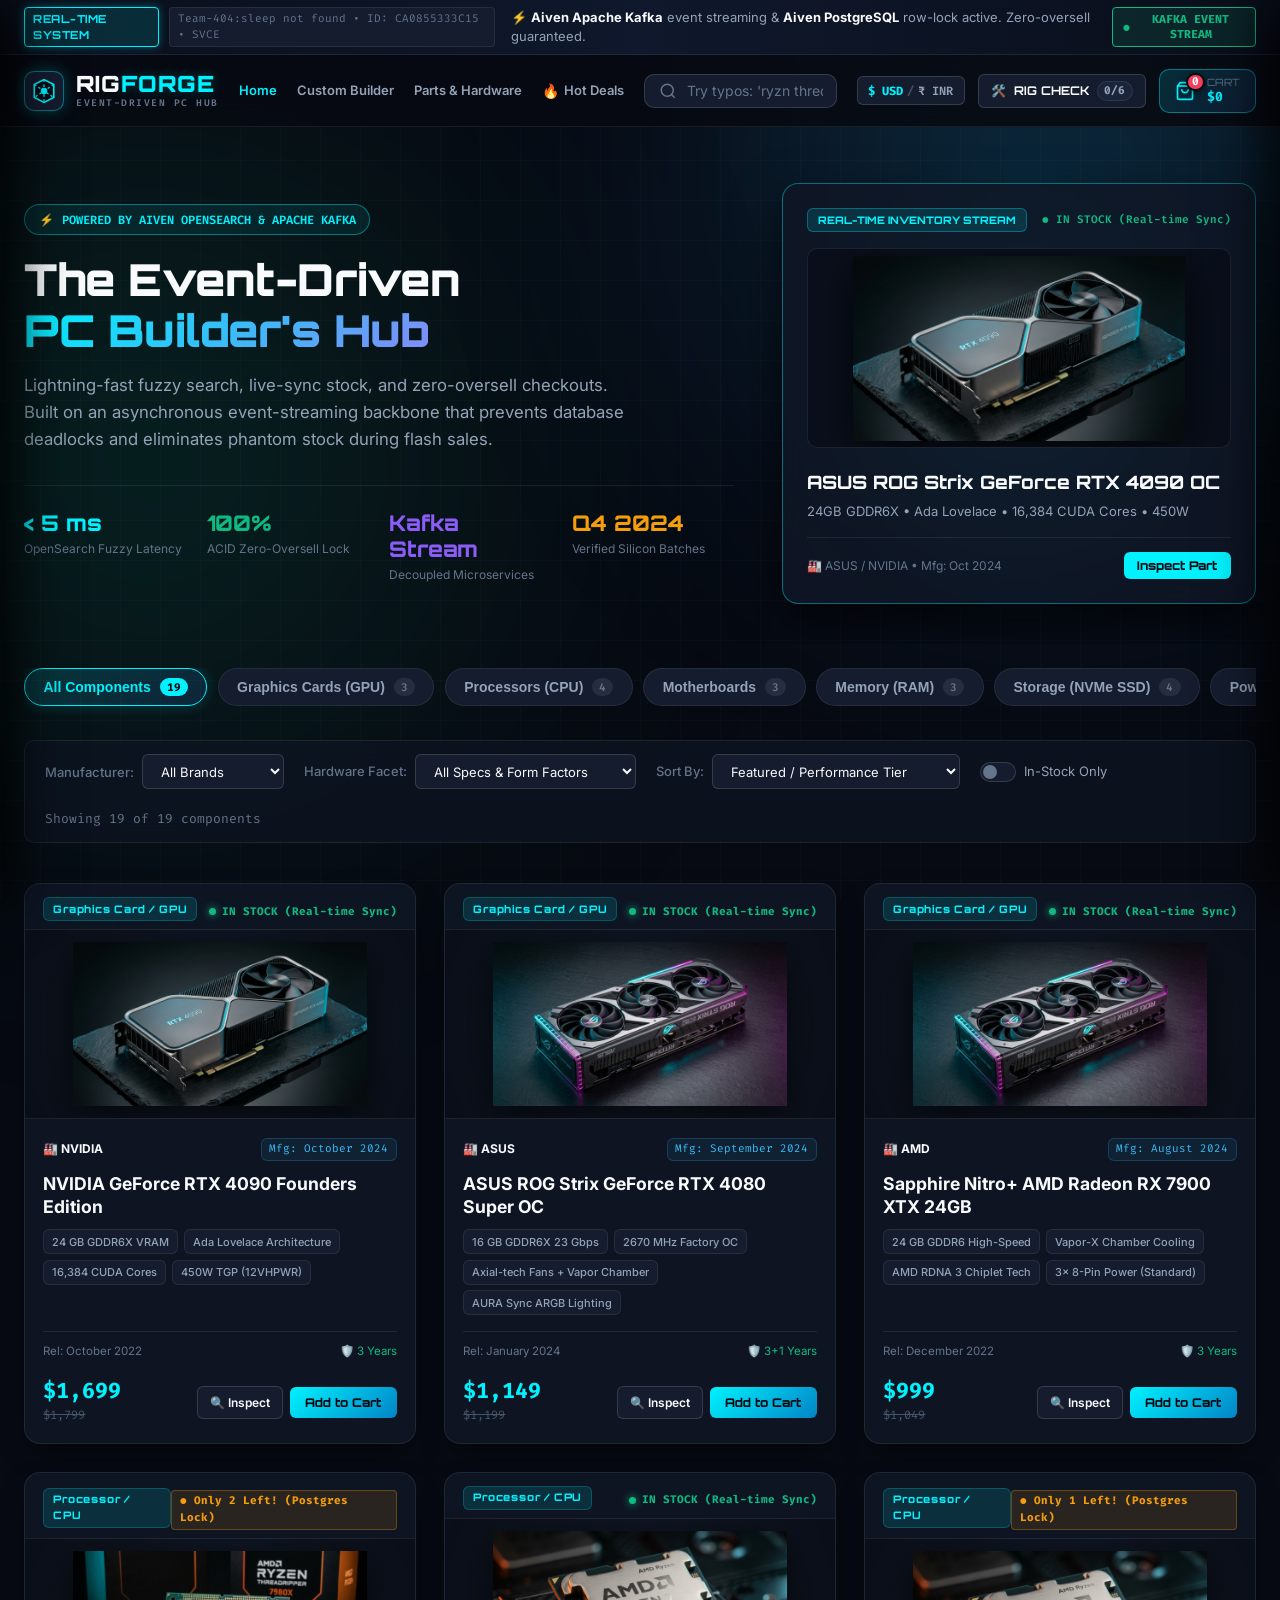
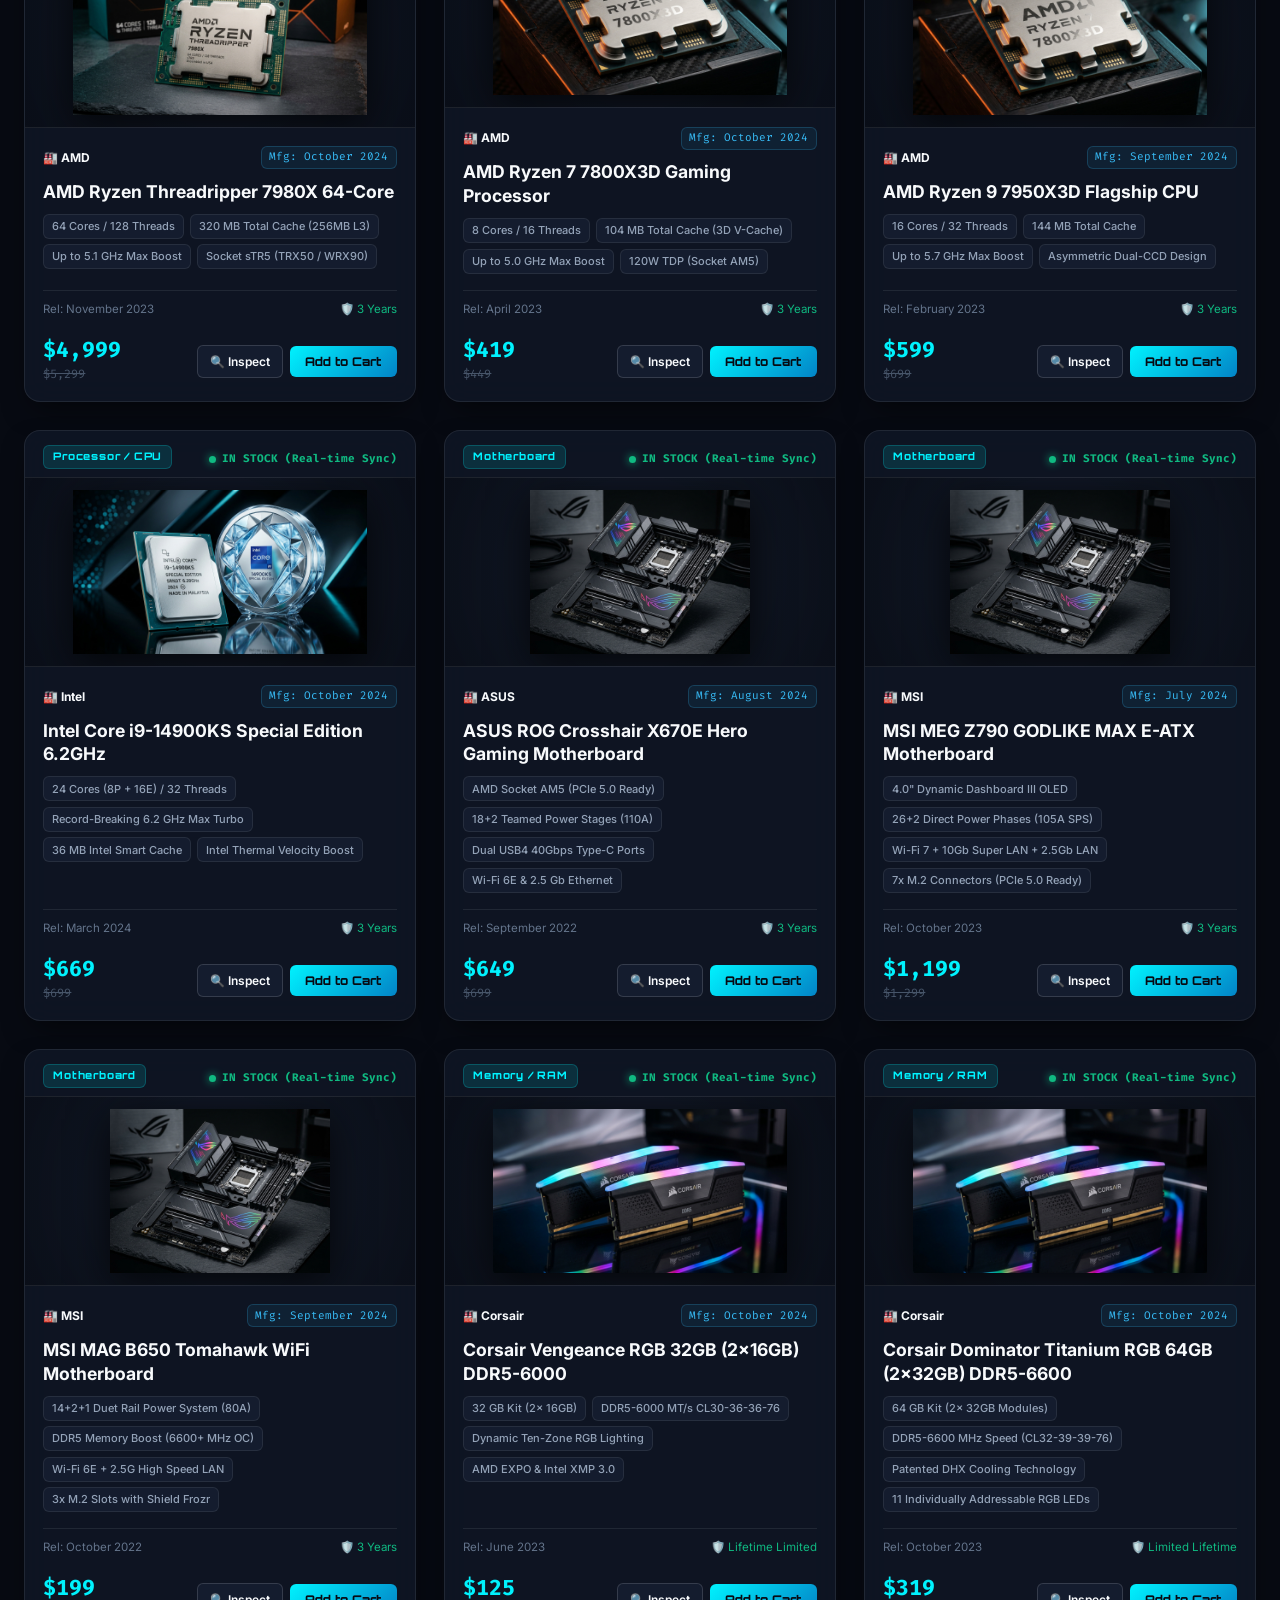
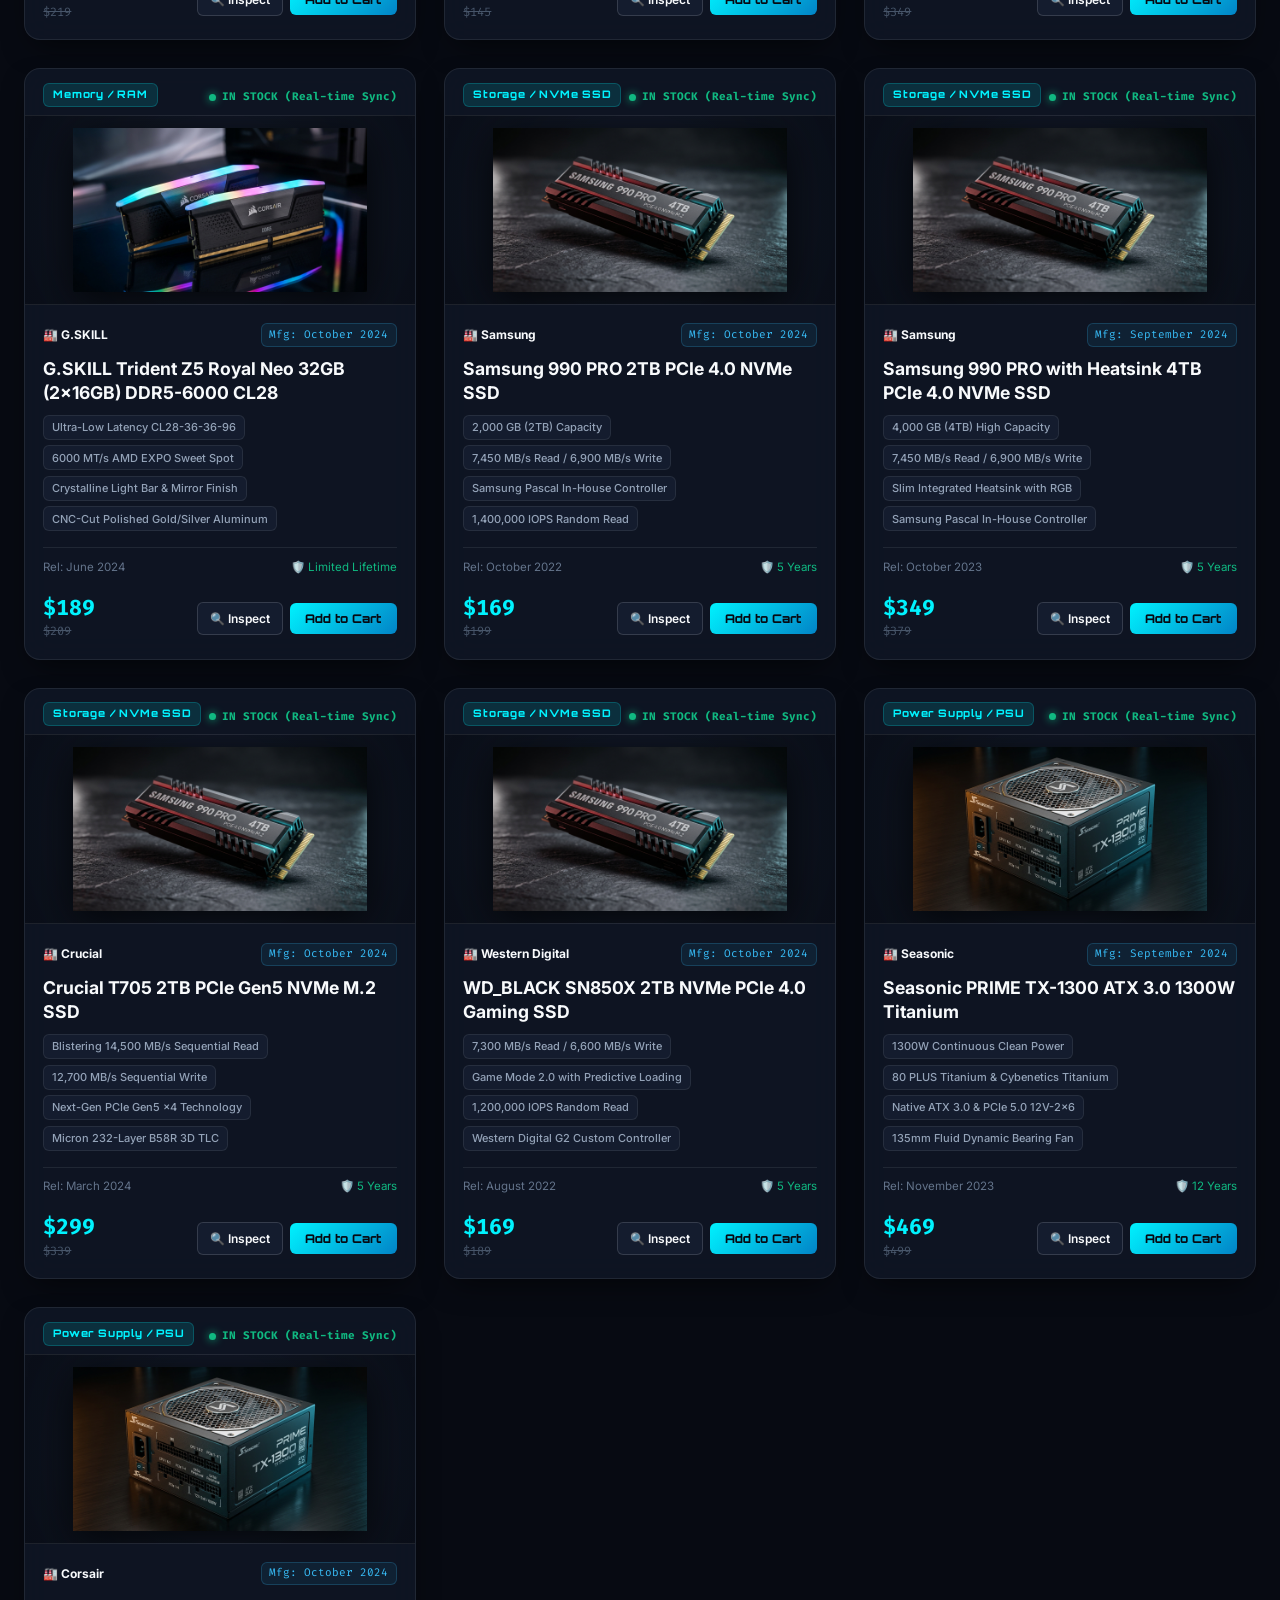
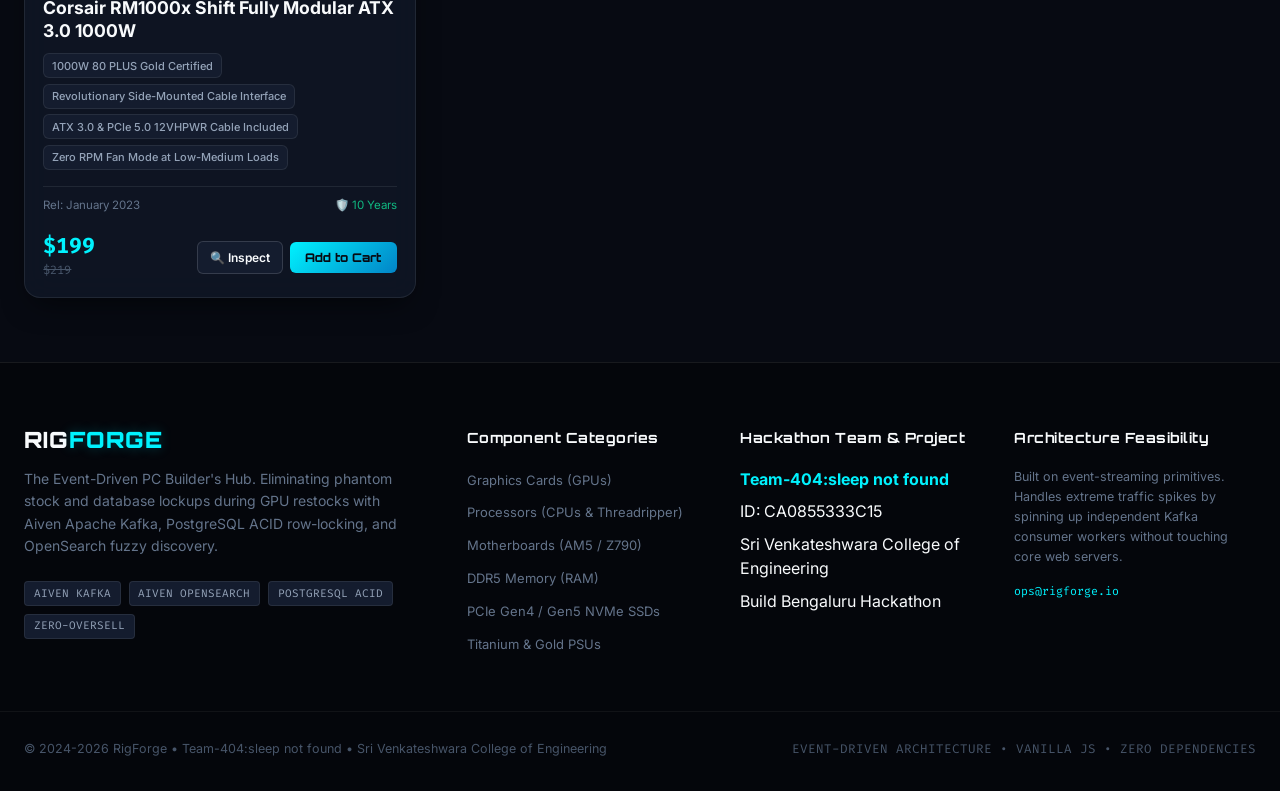
<file: index.html>
<!DOCTYPE html>
<html lang="en">
<head>
  <meta charset="UTF-8">
  <meta name="viewport" content="width=device-width, initial-scale=1.0">
  <title>RigForge – The Event-Driven PC Builder’s Hub</title>
  <!-- Google Fonts: Inter & Orbitron & Fira Code -->
  <link rel="preconnect" href="https://fonts.googleapis.com">
  <link rel="preconnect" href="https://fonts.gstatic.com" crossorigin>
  <link href="https://fonts.googleapis.com/css2?family=Fira+Code:wght@400;500;600;700&family=Inter:wght@300;400;500;600;700;800;900&family=Orbitron:wght@500;700;800;900&display=swap" rel="stylesheet">
  <link rel="stylesheet" href="style.css">
</head>
<body class="dark-theme">
  <!-- Ambient Background Gradients -->
  <div class="ambient-glow glow-1"></div>
  <div class="ambient-glow glow-2"></div>
  <div class="ambient-grid-overlay"></div>

  <!-- Announcement & Architecture Status Bar -->
  <div class="announcement-bar">
    <div class="container announcement-content">
      <div class="announcement-left">
        <span class="badge-pulse">REAL-TIME SYSTEM</span>
        <span class="team-credit-pill">Team-404:sleep not found • ID: CA0855333C15 • SVCE</span>
      </div>
      <p class="announcement-text">
        <span>⚡ <strong>Aiven Apache Kafka</strong> event streaming & <strong>Aiven PostgreSQL</strong> row-lock active. Zero-oversell guaranteed.</span>
      </p>
      <div class="announcement-actions">
        <button id="toggleKafkaTelemetryBtn" class="telemetry-toggle-btn" title="Open Aiven Kafka Event Bus Monitor">
          <span class="pulse-indicator">●</span> KAFKA EVENT STREAM
        </button>
      </div>
    </div>
  </div>

  <!-- Main Site Header -->
  <header class="site-header" id="siteHeader">
    <div class="container header-container">
      <!-- Logo Branding -->
      <a href="#" class="brand-logo" id="logoBtn">
        <div class="logo-chip-icon">
          <svg viewBox="0 0 32 32" fill="none" xmlns="http://www.w3.org/2000/svg">
            <path d="M4 8L16 2L28 8V24L16 30L4 24V8Z" stroke="#00f2fe" stroke-width="2" fill="#090d16"/>
            <path d="M16 2V30" stroke="#00f2fe" stroke-width="1.5" stroke-dasharray="3 3"/>
            <path d="M4 8L28 24" stroke="#00f2fe" stroke-width="1.5" stroke-dasharray="3 3"/>
            <path d="M28 8L4 24" stroke="#00f2fe" stroke-width="1.5" stroke-dasharray="3 3"/>
            <circle cx="16" cy="16" r="4" fill="#00f2fe"/>
          </svg>
        </div>
        <div class="brand-text">
          <span class="brand-title">RIG<span class="highlight">FORGE</span></span>
          <span class="brand-subtitle">EVENT-DRIVEN PC HUB</span>
        </div>
      </a>

      <!-- Quick Navigation Links (Matching PDF Slide 1 & 11) -->
      <nav class="header-nav">
        <a href="#" class="nav-link active" onclick="filterByCategory('all'); return false;">Home</a>
        <a href="#" class="nav-link" onclick="openRigModal(); return false;">Custom Builder</a>
        <a href="#" class="nav-link" onclick="scrollToCatalog(); return false;">Parts & Hardware</a>
        <a href="#" class="nav-link" onclick="triggerFlashSaleSim(); return false;">
          <span class="hot-deal-dot">🔥</span> Hot Deals
        </a>
      </nav>

      <!-- Live Search Bar with OpenSearch Fuzzy Matching (Matching Slide 1 & Slide 11) -->
      <div class="search-wrapper">
        <div class="search-input-box">
          <svg class="search-icon" viewBox="0 0 24 24" fill="none" stroke="currentColor" stroke-width="2">
            <circle cx="11" cy="11" r="8"></circle>
            <line x1="21" y1="21" x2="16.65" y2="16.65"></line>
          </svg>
          <input 
            type="text" 
            id="searchInput" 
            placeholder="Try typos: 'ryzn thredriper', 'rtx 40900 super'..." 
            autocomplete="off"
            aria-label="Search PC Components with Typo Tolerance"
          >
          <button id="clearSearchBtn" class="clear-search-btn" title="Clear search" aria-label="Clear Search">✕</button>
        </div>
        
        <!-- OpenSearch Typo-Tolerant "Did you mean:" Suggestion Box -->
        <div id="searchSuggestions" class="search-suggestions hidden"></div>
      </div>

      <!-- Header Controls: Currency Switcher & Cart Trigger -->
      <div class="header-controls">
        <!-- Currency Toggle -->
        <div class="currency-toggle-wrapper">
          <button id="currencyBtn" class="currency-toggle-btn" title="Toggle Currency (USD / INR)">
            <span class="curr-usd active" data-curr="USD">$ USD</span>
            <span class="curr-divider">/</span>
            <span class="curr-inr" data-curr="INR">₹ INR</span>
          </button>
        </div>

        <!-- PC Rig Compatibility Pill Button -->
        <button id="rigAssistantBtn" class="rig-pill-btn" title="View Rig Builder Status">
          <span class="rig-icon">🛠️</span>
          <span class="rig-text">RIG CHECK</span>
          <span class="rig-status-dot empty" id="rigStatusDot">0/6</span>
        </button>

        <!-- Shopping Cart Trigger (Build Summary & Cart) -->
        <button id="cartToggleBtn" class="cart-trigger-btn" aria-label="View Build Summary and Cart">
          <div class="cart-icon-wrap">
            <svg viewBox="0 0 24 24" fill="none" stroke="currentColor" stroke-width="2">
              <path d="M6 2L3 6v14a2 2 0 0 0 2 2h14a2 2 0 0 0 2-2V6l-3-4z"></path>
              <line x1="3" y1="6" x2="21" y2="6"></line>
              <path d="M16 10a4 4 0 0 1-8 0"></path>
            </svg>
            <span id="cartCountBadge" class="cart-count-badge">0</span>
          </div>
          <div class="cart-trigger-info">
            <span class="cart-label">CART</span>
            <span id="cartHeaderTotal" class="cart-subtotal-text">$0.00</span>
          </div>
        </button>
      </div>
    </div>
  </header>

  <!-- Hero Banner (Matching Slide 1 & Slide 11) -->
  <section class="hero-section">
    <div class="container hero-container">
      <div class="hero-content">
        <div class="hero-badge">
          <span class="sparkle">⚡</span> POWERED BY AIVEN OPENSEARCH & APACHE KAFKA
        </div>
        <h1 class="hero-title">
          The Event-Driven <span class="text-gradient">PC Builder's Hub</span>
        </h1>
        <p class="hero-description">
          Lightning-fast fuzzy search, live-sync stock, and zero-oversell checkouts. 
          Built on an asynchronous event-streaming backbone that prevents database deadlocks and eliminates phantom stock during flash sales.
        </p>

        <!-- Quick Spec Stats -->
        <div class="hero-metrics">
          <div class="metric-item">
            <span class="metric-val text-cyan">&lt; 5 ms</span>
            <span class="metric-lbl">OpenSearch Fuzzy Latency</span>
          </div>
          <div class="metric-item">
            <span class="metric-val text-emerald">100%</span>
            <span class="metric-lbl">ACID Zero-Oversell Lock</span>
          </div>
          <div class="metric-item">
            <span class="metric-val text-violet">Kafka Stream</span>
            <span class="metric-lbl">Decoupled Microservices</span>
          </div>
          <div class="metric-item">
            <span class="metric-val text-amber">Q4 2024</span>
            <span class="metric-lbl">Verified Silicon Batches</span>
          </div>
        </div>
      </div>

      <!-- Hero Visual Hardware Preview Card -->
      <div class="hero-feature-card">
        <div class="feature-card-glow"></div>
        <div class="feature-card-inner">
          <div class="feature-header">
            <span class="feature-tag">REAL-TIME INVENTORY STREAM</span>
            <span class="badge-instock" id="heroLiveSyncBadge">● IN STOCK (Real-time Sync)</span>
          </div>
          <div class="feature-svg-wrap" id="heroFeaturedGraphic">
            <!-- Populated via JS with flagship GPU -->
          </div>
          <div class="feature-info">
            <h3 class="feature-title">ASUS ROG Strix GeForce RTX 4090 OC</h3>
            <p class="feature-specs">24GB GDDR6X • Ada Lovelace • 16,384 CUDA Cores • 450W</p>
            <div class="feature-meta">
              <span class="meta-mfg">🏭 ASUS / NVIDIA • Mfg: Oct 2024</span>
              <button class="feature-inspect-btn" onclick="openPartInspector('gpu-rtx4090-fe')">Inspect Part</button>
            </div>
          </div>
        </div>
      </div>
    </div>
  </section>

  <!-- Filter & Catalog Controls Section -->
  <section class="controls-section" id="catalogSection">
    <div class="container">
      <!-- Category Pills Scrollable -->
      <div class="categories-nav" id="categoriesNav" role="tablist">
        <!-- Rendered by JS -->
      </div>

      <!-- Secondary Filter Toolbar with OpenSearch Facets -->
      <div class="filter-toolbar">
        <div class="toolbar-left">
          <!-- Brand / Manufacturer Selector -->
          <div class="select-wrapper">
            <label for="brandSelect">Manufacturer:</label>
            <select id="brandSelect" class="custom-select" aria-label="Filter by Manufacturer">
              <!-- Rendered by JS -->
            </select>
          </div>

          <!-- Faceted Spec Filter (OpenSearch Faceting from PDF Slide 9) -->
          <div class="select-wrapper">
            <label for="facetSelect">Hardware Facet:</label>
            <select id="facetSelect" class="custom-select" aria-label="Filter by Spec Facets">
              <option value="all">All Specs & Form Factors</option>
              <option value="socket-am5">Socket: AMD AM5</option>
              <option value="socket-lga1700">Socket: Intel LGA1700</option>
              <option value="socket-str5">Socket: Workstation sTR5</option>
              <option value="vram-24gb">VRAM: 24GB Extreme</option>
              <option value="vram-16gb">VRAM: 16GB High</option>
              <option value="speed-gen5">Interface: PCIe Gen5 Ready</option>
              <option value="form-atx">Form Factor: ATX</option>
            </select>
          </div>

          <!-- Sort Selector -->
          <div class="select-wrapper">
            <label for="sortSelect">Sort By:</label>
            <select id="sortSelect" class="custom-select" aria-label="Sort Components">
              <option value="featured">Featured / Performance Tier</option>
              <option value="price-asc">Price: Low to High</option>
              <option value="price-desc">Price: High to Low</option>
              <option value="mfg-date">Manufacture Date: Newest First</option>
              <option value="rating">Customer Rating (Highest)</option>
              <option value="name">Alphabetical (A - Z)</option>
            </select>
          </div>

          <!-- In-Stock Toggle -->
          <label class="toggle-checkbox" for="inStockOnly">
            <input type="checkbox" id="inStockOnly">
            <span class="toggle-switch"></span>
            <span class="toggle-text">In-Stock Only</span>
          </label>
        </div>

        <div class="toolbar-right">
          <!-- Active Items Count & Reset -->
          <span id="resultsCount" class="results-count">Showing 16 components</span>
          <button id="resetFiltersBtn" class="reset-filters-btn hidden">
            <span>✕ Reset Filters</span>
          </button>
        </div>
      </div>

      <!-- Active Filters Tag Strip -->
      <div id="activeFiltersStrip" class="active-filters-strip hidden"></div>
    </div>
  </section>

  <!-- Product Catalog Grid -->
  <main class="catalog-section">
    <div class="container">
      <!-- Grid Container -->
      <div id="productsGrid" class="products-grid">
        <!-- Dynamic Product Cards injected by JS -->
      </div>

      <!-- Empty State View with OpenSearch Suggestion -->
      <div id="emptyCatalogView" class="empty-state-card hidden">
        <div class="empty-icon">🔍</div>
        <h3>No Exact Component Matches</h3>
        <p id="emptySearchTip">OpenSearch fuzzy engine did not find matches for your exact query.</p>
        <button id="emptyResetBtn" class="btn btn-primary">Reset All Filters</button>
      </div>
    </div>
  </main>

  <!-- Aiven Kafka Event Bus & Architecture Monitor (Dockable Side Panel) -->
  <aside id="kafkaTelemetryDrawer" class="telemetry-drawer" aria-hidden="true">
    <div class="telemetry-header">
      <div class="telemetry-title">
        <span class="telemetry-icon">📡</span>
        <div>
          <h4>Aiven Apache Kafka Event Stream</h4>
          <span class="telemetry-sub">Topic: <code>orders.checkout.v1</code> • Consumer Group: <code>rigforge-workers</code></span>
        </div>
      </div>
      <button id="closeTelemetryBtn" class="close-telemetry-btn" aria-label="Close Monitor">✕</button>
    </div>

    <!-- Live Event Stream Feed -->
    <div class="telemetry-body">
      <div class="telemetry-stats-bar">
        <div class="t-stat">
          <span class="t-val text-cyan" id="statKafkaEvents">1,492</span>
          <span class="t-lbl">Events Streamed</span>
        </div>
        <div class="t-stat">
          <span class="t-val text-emerald" id="statLagMs">2.4 ms</span>
          <span class="t-lbl">Consumer Lag</span>
        </div>
        <div class="t-stat">
          <span class="t-val text-violet" id="statOversellCount">0</span>
          <span class="t-lbl">Oversell Collisions</span>
        </div>
      </div>

      <div class="telemetry-actions">
        <button class="btn-flash-sim" onclick="triggerFlashSaleSim()">
          ⚡ Simulate Flash Sale Traffic Spike (500 Concurrent Orders)
        </button>
      </div>

      <div class="telemetry-log-wrapper">
        <div class="log-terminal-header">
          <span>● KAFKA BROKER LOGS [LIVE]</span>
          <button class="clear-logs-btn" onclick="clearKafkaLogs()">Clear</button>
        </div>
        <div id="kafkaEventLogs" class="kafka-event-logs">
          <!-- Injected dynamically by script.js -->
        </div>
      </div>
    </div>
  </aside>

  <!-- Rig Builder Compatibility Assistant Modal -->
  <div id="rigModal" class="rig-modal-overlay hidden" aria-hidden="true">
    <div class="rig-modal-dialog">
      <div class="rig-modal-header">
        <div class="rig-header-title">
          <span class="rig-header-icon">🛠️</span>
          <div>
            <h3>RigForge Rig Builder Compatibility Assistant</h3>
            <p>Track your target system's core component coverage & socket clearance</p>
          </div>
        </div>
        <button id="closeRigModalBtn" class="close-modal-btn" aria-label="Close Assistant">✕</button>
      </div>

      <div class="rig-modal-body">
        <div class="rig-progress-bar-wrap">
          <div class="rig-progress-text">
            <span>Rig Completion:</span>
            <strong id="rigCompletionPercent">0%</strong>
          </div>
          <div class="rig-progress-track">
            <div id="rigProgressBar" class="rig-progress-fill" style="width: 0%"></div>
          </div>
        </div>

        <!-- 6 Core Categories Checklist -->
        <div class="rig-checklist" id="rigChecklist">
          <!-- Rendered dynamically -->
        </div>

        <div class="rig-compatibility-notes" id="rigNotesBox">
          <div class="notes-header">
            <span>⚡ Automated Hardware Diagnostics:</span>
          </div>
          <ul id="rigDiagnosticList" class="diagnostic-list">
            <li>Add components to your cart to trigger automated thermal, socket, and wattage compatibility diagnostics.</li>
          </ul>
        </div>
      </div>

      <div class="rig-modal-footer">
        <button class="btn btn-secondary" onclick="closeRigModal()">Close</button>
        <button class="btn btn-primary" onclick="closeRigModal(); openCartDrawer();">View Loaded Cart</button>
      </div>
    </div>
  </div>

  <!-- Part Inspector Modal -->
  <div id="inspectorModal" class="inspector-modal-overlay hidden" aria-hidden="true" role="dialog" aria-labelledby="modalPartName">
    <div class="inspector-modal-dialog">
      <!-- Close button -->
      <button id="closeInspectorBtn" class="inspector-close-btn" aria-label="Close Inspector">✕</button>

      <div class="inspector-grid" id="inspectorContent">
        <!-- Rendered dynamically by script.js -->
      </div>
    </div>
  </div>

  <!-- Shopping Cart Slide-Over Drawer (Build Summary & Cart from Slide 1 & Slide 11) -->
  <div id="cartDrawerBackdrop" class="cart-backdrop hidden" aria-hidden="true"></div>
  <aside id="cartDrawer" class="cart-drawer" aria-hidden="true" aria-label="Build Summary and Cart">
    <!-- Cart Header -->
    <div class="cart-drawer-header">
      <div class="cart-header-title">
        <svg viewBox="0 0 24 24" fill="none" stroke="currentColor" stroke-width="2" class="cart-title-icon">
          <path d="M6 2L3 6v14a2 2 0 0 0 2 2h14a2 2 0 0 0 2-2V6l-3-4z"></path>
          <line x1="3" y1="6" x2="21" y2="6"></line>
          <path d="M16 10a4 4 0 0 1-8 0"></path>
        </svg>
        <div>
          <h3>Build Summary & Cart</h3>
          <span id="cartItemsCountText" class="cart-subtitle">0 components selected</span>
        </div>
      </div>
      <div class="cart-header-actions">
        <button id="emptyCartBtn" class="clear-cart-link" title="Clear all items from cart">Clear</button>
        <button id="closeCartBtn" class="close-cart-btn" aria-label="Close Cart">✕</button>
      </div>
    </div>

    <!-- Rig Builder Quick Indicator Strip inside Cart -->
    <div class="cart-rig-strip" id="cartRigStrip">
      <span class="strip-label">RIG BUILD:</span>
      <div class="strip-chips" id="cartRigChips">
        <span class="chip-badge chip-cpu">CPU</span>
        <span class="chip-badge chip-gpu">GPU</span>
        <span class="chip-badge chip-mobo">MOBO</span>
        <span class="chip-badge chip-ram">RAM</span>
        <span class="chip-badge chip-storage">SSD</span>
        <span class="chip-badge chip-psu">PSU</span>
      </div>
    </div>

    <!-- Cart Items Scroll List -->
    <div id="cartItemsList" class="cart-items-list">
      <!-- Injected by script.js with Real-time Sync tags -->
    </div>

    <!-- Cart Footer & Checkout Summary (Matching Slide 1 & 11) -->
    <div class="cart-drawer-footer" id="cartFooter">
      <div class="cart-summary-breakdown">
        <div class="summary-line">
          <span>Subtotal</span>
          <span id="summarySubtotal" class="font-mono">$0.00</span>
        </div>
        <div class="summary-line">
          <span>Insured Express Courier</span>
          <span id="summaryShipping" class="font-mono text-emerald">FREE</span>
        </div>
        <div class="summary-line">
          <span id="summaryTaxLabel">Estimated Tax (8%)</span>
          <span id="summaryTax" class="font-mono">$0.00</span>
        </div>
        <div class="summary-line total-line">
          <span>Real-time Total</span>
          <span id="summaryTotal" class="summary-total-price font-mono">$0.00</span>
        </div>
      </div>

      <!-- Button Matching Slide 1: CONFIRM & PLACE ORDER (Powered by Apache Kafka) -->
      <button id="checkoutBtn" class="btn btn-checkout">
        <span>CONFIRM & PLACE ORDER</span>
        <span class="checkout-sub-pill">(Powered by Apache Kafka)</span>
      </button>

      <div class="cart-guarantee">
        <span>🔒 Secure checkout backed by Aiven Apache Kafka & PostgreSQL • 100% oversell protection guaranteed</span>
      </div>
    </div>
  </aside>

  <!-- Simulated Decoupled Checkout Modal (Matching Slide 4, 5, 7) -->
  <div id="checkoutModal" class="checkout-modal-overlay hidden" aria-hidden="true" role="dialog">
    <div class="checkout-modal-dialog">
      <button id="closeCheckoutBtn" class="inspector-close-btn" aria-label="Close Checkout">✕</button>
      
      <!-- Checkout Wizard Header -->
      <div class="checkout-header">
        <div class="checkout-logo">
          <span class="text-cyan font-orbitron">RIG</span><span class="font-orbitron">FORGE // EVENT CHECKOUT</span>
        </div>
        <div class="checkout-steps">
          <div class="step-badge active" id="stepBadge1">1. Delivery</div>
          <div class="step-divider"></div>
          <div class="step-badge" id="stepBadge2">2. Payment & Event Stream</div>
          <div class="step-divider"></div>
          <div class="step-badge" id="stepBadge3">3. Decoupled Confirmation</div>
        </div>
      </div>

      <!-- Step 1: Shipping Info Form -->
      <div id="checkoutStep1" class="checkout-step-body">
        <h4 class="step-title">Insured Express Courier Delivery Address</h4>
        <form id="shippingForm" onsubmit="event.preventDefault(); goToCheckoutStep(2);">
          <div class="form-row">
            <div class="form-group flex-1">
              <label for="shipName">Full Name / Rig Builder</label>
              <input type="text" id="shipName" required placeholder="Alex Mercer" value="Advait Sharma">
            </div>
            <div class="form-group flex-1">
              <label for="shipEmail">Order Updates Email</label>
              <input type="email" id="shipEmail" required placeholder="builder@domain.com" value="builder@rigforge.io">
            </div>
          </div>

          <div class="form-group">
            <label for="shipAddress">Shipping Address</label>
            <input type="text" id="shipAddress" required placeholder="124 Cyber Boulevard, Suite 500" value="7th Cross, Indiranagar Tech Corridor">
          </div>

          <div class="form-row">
            <div class="form-group flex-2">
              <label for="shipCity">City / Hub</label>
              <input type="text" id="shipCity" required placeholder="Bengaluru" value="Bengaluru">
            </div>
            <div class="form-group flex-1">
              <label for="shipPostal">Postal / ZIP Code</label>
              <input type="text" id="shipPostal" required placeholder="560038" value="560038">
            </div>
          </div>

          <div class="checkout-action-row">
            <button type="button" class="btn btn-secondary" onclick="closeCheckoutModal()">Cancel</button>
            <button type="submit" class="btn btn-primary">Proceed to Payment & Event Stream ➔</button>
          </div>
        </form>
      </div>

      <!-- Step 2: Payment Simulator -->
      <div id="checkoutStep2" class="checkout-step-body hidden">
        <h4 class="step-title">Select Payment Method (Decoupled Stream)</h4>
        
        <div class="payment-methods-grid">
          <label class="payment-method-card active">
            <input type="radio" name="paymentMethod" value="card" checked>
            <div class="method-details">
              <span class="method-title">💳 Credit / Debit Card (Instant Authorization)</span>
              <span class="method-desc">0% APR Financing backed by instant Kafka event queue</span>
            </div>
          </label>

          <label class="payment-method-card">
            <input type="radio" name="paymentMethod" value="upi">
            <div class="method-details">
              <span class="method-title">⚡ Instant UPI / NetBanking / IMPS</span>
              <span class="method-desc">Google Pay, PhonePe, Paytm, or NetBanking direct</span>
            </div>
          </label>

          <label class="payment-method-card">
            <input type="radio" name="paymentMethod" value="crypto">
            <div class="method-details">
              <span class="method-title">🪙 Web3 / Hardware Escrow</span>
              <span class="method-desc">USDC, USDT, or Bitcoin with instant confirmation</span>
            </div>
          </label>
        </div>

        <div class="order-quick-summary-box">
          <div class="quick-summary-line">
            <span>Items Subtotal:</span>
            <span id="checkoutModalSubtotal" class="font-mono">$0.00</span>
          </div>
          <div class="quick-summary-line">
            <span>Insured Delivery:</span>
            <span class="font-mono text-emerald">FREE</span>
          </div>
          <div class="quick-summary-line total">
            <span>Authorized Amount:</span>
            <strong id="checkoutModalTotal" class="font-mono text-cyan">$0.00</strong>
          </div>
        </div>

        <div class="checkout-action-row">
          <button type="button" class="btn btn-secondary" onclick="goToCheckoutStep(1)">⬅ Back to Delivery</button>
          <button type="button" class="btn btn-checkout" id="submitPaymentBtn" onclick="processSimulatedPayment()">
            <span id="payBtnText">Publish 'OrderCreated' Event to Kafka</span>
          </button>
        </div>
      </div>

      <!-- Step 3: Decoupled Confirmation (Matching Slide 5 & 7) -->
      <div id="checkoutStep3" class="checkout-step-body hidden">
        <div class="confirmation-box">
          <div class="success-ring-animation">
            <div class="success-icon">✓</div>
          </div>
          <h3 class="success-title">Order Accepted & Streamed to Apache Kafka!</h3>
          <p class="success-subtitle">
            Kafka Event ID: <strong id="confirmedOrderId" class="text-cyan font-mono">#EVT-892410-PARTITION-0</strong>
          </p>

          <!-- Microservice Pipeline Visual (Slide 7) -->
          <div class="decoupled-pipeline-card">
            <div class="pipeline-header">⚡ DECOUPLED EVENT STREAM PIPELINE:</div>
            <div class="pipeline-step done">
              <span class="p-icon">✓</span>
              <span><strong>Kafka Topic:</strong> 'orders.created' partition committed at offset #1493</span>
            </div>
            <div class="pipeline-step done">
              <span class="p-icon">✓</span>
              <span><strong>Consumer A (PostgreSQL):</strong> Row-level lock decremented inventory without UI blocking</span>
            </div>
            <div class="pipeline-step done">
              <span class="p-icon">✓</span>
              <span><strong>Consumer B (OpenSearch):</strong> Catalog index updated in 3.1ms</span>
            </div>
            <div class="pipeline-step done">
              <span class="p-icon">✓</span>
              <span><strong>Consumer C (Notification):</strong> Dispatch confirmation sent to builder email</span>
            </div>
          </div>

          <div class="confirmation-summary-card" id="confirmedOrderItems">
            <!-- Injected by JS -->
          </div>

          <div class="confirmation-actions">
            <button class="btn btn-secondary" onclick="printReceipt()">🖨️ Print Build Sheet</button>
            <button class="btn btn-primary" onclick="finishAndResetStore()">Return to RigForge Store</button>
          </div>
        </div>
      </div>
    </div>
  </div>

  <!-- Toast Notification Container -->
  <div id="toastContainer" class="toast-container" aria-live="polite"></div>

  <!-- Footer -->
  <footer class="site-footer">
    <div class="container footer-container">
      <div class="footer-brand">
        <div class="brand-title">RIG<span class="highlight">FORGE</span></div>
        <p class="footer-tagline">
          The Event-Driven PC Builder's Hub. Eliminating phantom stock and database lockups during GPU restocks with Aiven Apache Kafka, PostgreSQL ACID row-locking, and OpenSearch fuzzy discovery.
        </p>
        <div class="footer-badges">
          <span class="f-badge">AIVEN KAFKA</span>
          <span class="f-badge">AIVEN OPENSEARCH</span>
          <span class="f-badge">POSTGRESQL ACID</span>
          <span class="f-badge">ZERO-OVERSELL</span>
        </div>
      </div>

      <div class="footer-links">
        <div class="footer-col">
          <h4>Component Categories</h4>
          <ul>
            <li><a href="#" onclick="filterByCategory('gpu'); return false;">Graphics Cards (GPUs)</a></li>
            <li><a href="#" onclick="filterByCategory('cpu'); return false;">Processors (CPUs & Threadripper)</a></li>
            <li><a href="#" onclick="filterByCategory('motherboard'); return false;">Motherboards (AM5 / Z790)</a></li>
            <li><a href="#" onclick="filterByCategory('ram'); return false;">DDR5 Memory (RAM)</a></li>
            <li><a href="#" onclick="filterByCategory('storage'); return false;">PCIe Gen4 / Gen5 NVMe SSDs</a></li>
            <li><a href="#" onclick="filterByCategory('psu'); return false;">Titanium & Gold PSUs</a></li>
          </ul>
        </div>

        <div class="footer-col">
          <h4>Hackathon Team & Project</h4>
          <ul>
            <li><strong class="text-cyan">Team-404:sleep not found</strong></li>
            <li><span>ID: CA0855333C15</span></li>
            <li><span>Sri Venkateshwara College of Engineering</span></li>
            <li><span>Build Bengaluru Hackathon</span></li>
          </ul>
        </div>

        <div class="footer-col">
          <h4>Architecture Feasibility</h4>
          <p class="footer-note">
            Built on event-streaming primitives. Handles extreme traffic spikes by spinning up independent Kafka consumer workers without touching core web servers.
          </p>
          <div class="contact-pill">
            <span>ops@rigforge.io</span>
          </div>
        </div>
      </div>
    </div>
    <div class="footer-bottom">
      <div class="container footer-bottom-inner">
        <p>© 2024-2026 RigForge • Team-404:sleep not found • Sri Venkateshwara College of Engineering</p>
        <p class="dev-tag font-mono">EVENT-DRIVEN ARCHITECTURE • VANILLA JS • ZERO DEPENDENCIES</p>
      </div>
    </div>
  </footer>

  <!-- Scripts -->
  <script src="data/parts.js"></script>
  <script src="script.js"></script>
</body>
</html>
</file>
<file: style.css>
/* ==========================================================================
   RIGFORGE - The Event-Driven PC Builder's Hub Stylesheet
   Built for Team-404:sleep not found (CA0855333C15) - SVCE
   Theme: Event-Driven Cyber Hardware UI (Dark Slate, Cyan Glow, Kafka Emerald)
   ========================================================================== */

:root {
  /* Color Palette */
  --bg-darkest: #070a12;
  --bg-darker: #0c111e;
  --bg-card: rgba(16, 23, 38, 0.85);
  --bg-card-hover: rgba(22, 32, 54, 0.95);
  --bg-glass: rgba(14, 20, 34, 0.75);
  --bg-surface: #141c2e;
  --bg-surface-elevated: #1a253c;

  /* Accent Colors */
  --accent-cyan: #00f2fe;
  --accent-cyan-glow: rgba(0, 242, 254, 0.25);
  --accent-cyan-subtle: rgba(0, 242, 254, 0.12);
  --accent-blue: #38bdf8;
  --accent-emerald: #10b981;
  --accent-emerald-glow: rgba(16, 185, 129, 0.25);
  --accent-violet: #8b5cf6;
  --accent-amber: #f59e0b;
  --accent-rose: #f43f5e;

  /* Text Colors */
  --text-main: #f8fafc;
  --text-secondary: #94a3b8;
  --text-muted: #64748b;
  --text-dim: #475569;

  /* Borders & Dividers */
  --border-subtle: rgba(255, 255, 255, 0.08);
  --border-medium: rgba(255, 255, 255, 0.14);
  --border-cyan: rgba(0, 242, 254, 0.4);
  --border-glow: 0 0 16px rgba(0, 242, 254, 0.2);

  /* Fonts */
  --font-sans: 'Inter', -apple-system, BlinkMacSystemFont, 'Segoe UI', Roboto, sans-serif;
  --font-orbitron: 'Orbitron', var(--font-sans);
  --font-mono: 'Fira Code', 'JetBrains Mono', Consolas, monospace;

  /* Layout & Transitions */
  --container-max: 1360px;
  --radius-sm: 6px;
  --radius-md: 10px;
  --radius-lg: 16px;
  --radius-xl: 22px;
  --transition-fast: 0.15s ease;
  --transition-normal: 0.25s cubic-bezier(0.16, 1, 0.3, 1);
  --transition-slow: 0.4s cubic-bezier(0.16, 1, 0.3, 1);
  --shadow-card: 0 12px 30px -10px rgba(0, 0, 0, 0.65);
  --shadow-hover: 0 20px 40px -12px rgba(0, 242, 254, 0.18), 0 0 20px rgba(0, 242, 254, 0.12);
}

/* ==========================================================================
   CSS Reset & Base Rules
   ========================================================================== */

*, *::before, *::after {
  box-sizing: border-box;
  margin: 0;
  padding: 0;
}

html {
  font-size: 16px;
  scroll-behavior: smooth;
}

body.dark-theme {
  font-family: var(--font-sans);
  background-color: var(--bg-darkest);
  color: var(--text-main);
  line-height: 1.5;
  overflow-x: hidden;
  min-height: 100vh;
  position: relative;
  -webkit-font-smoothing: antialiased;
}

.container {
  width: 100%;
  max-width: var(--container-max);
  margin-left: auto;
  margin-right: auto;
  padding-left: 1.5rem;
  padding-right: 1.5rem;
}

.font-orbitron { font-family: var(--font-orbitron); }
.font-mono { font-family: var(--font-mono); }
.text-cyan { color: var(--accent-cyan); }
.text-emerald { color: var(--accent-emerald); }
.text-violet { color: var(--accent-violet); }
.text-amber { color: var(--accent-amber); }
.text-rose { color: var(--accent-rose); }
.hidden { display: none !important; }

::-webkit-scrollbar {
  width: 8px;
  height: 8px;
}
::-webkit-scrollbar-track {
  background: var(--bg-darkest);
}
::-webkit-scrollbar-thumb {
  background: var(--bg-surface-elevated);
  border-radius: 4px;
  border: 1px solid var(--border-subtle);
}
::-webkit-scrollbar-thumb:hover {
  background: var(--accent-cyan);
}

/* ==========================================================================
   Ambient Background Cyber Lighting
   ========================================================================== */

.ambient-glow {
  position: fixed;
  pointer-events: none;
  border-radius: 50%;
  filter: blur(140px);
  z-index: 0;
  opacity: 0.18;
}

.glow-1 {
  width: 650px;
  height: 650px;
  background: radial-gradient(circle, #00f2fe 0%, #3b82f6 70%, transparent 100%);
  top: -150px;
  right: -100px;
}

.glow-2 {
  width: 700px;
  height: 700px;
  background: radial-gradient(circle, #10b981 0%, #064e3b 70%, transparent 100%);
  bottom: 10%;
  left: -200px;
}

.ambient-grid-overlay {
  position: fixed;
  top: 0;
  left: 0;
  right: 0;
  bottom: 0;
  background-image: 
    linear-gradient(rgba(255, 255, 255, 0.02) 1px, transparent 1px),
    linear-gradient(90deg, rgba(255, 255, 255, 0.02) 1px, transparent 1px);
  background-size: 40px 40px;
  pointer-events: none;
  z-index: 0;
}

/* ==========================================================================
   Announcement & Hackathon Bar
   ========================================================================== */

.announcement-bar {
  background: linear-gradient(90deg, #090e1a 0%, #0f182c 50%, #090e1a 100%);
  border-bottom: 1px solid var(--border-subtle);
  padding: 0.45rem 0;
  position: relative;
  z-index: 50;
  font-size: 0.8125rem;
}

.announcement-content {
  display: flex;
  align-items: center;
  justify-content: space-between;
  gap: 1rem;
}

.announcement-left {
  display: flex;
  align-items: center;
  gap: 0.65rem;
}

.badge-pulse {
  background: var(--accent-cyan-subtle);
  color: var(--accent-cyan);
  border: 1px solid var(--accent-cyan);
  border-radius: 4px;
  padding: 0.15rem 0.5rem;
  font-family: var(--font-orbitron);
  font-size: 0.6875rem;
  font-weight: 700;
  letter-spacing: 0.5px;
  box-shadow: 0 0 10px rgba(0, 242, 254, 0.3);
}

.team-credit-pill {
  font-family: var(--font-mono);
  font-size: 0.6875rem;
  color: var(--text-muted);
  background: var(--bg-surface);
  border: 1px solid var(--border-subtle);
  padding: 0.15rem 0.5rem;
  border-radius: 4px;
}

.announcement-text {
  color: var(--text-secondary);
  font-size: 0.8125rem;
}

.announcement-text strong {
  color: var(--text-main);
}

.telemetry-toggle-btn {
  background: rgba(16, 185, 129, 0.12);
  border: 1px solid var(--accent-emerald);
  color: var(--accent-emerald);
  font-family: var(--font-mono);
  font-size: 0.72rem;
  font-weight: 700;
  padding: 0.25rem 0.65rem;
  border-radius: 4px;
  cursor: pointer;
  display: flex;
  align-items: center;
  gap: 0.4rem;
  transition: all var(--transition-fast);
}

.telemetry-toggle-btn:hover {
  background: var(--accent-emerald);
  color: #070a12;
  box-shadow: 0 0 12px rgba(16, 185, 129, 0.4);
}

.pulse-indicator {
  animation: pulse-ring 1.8s infinite;
}

/* ==========================================================================
   Site Header & Sticky Navigation
   ========================================================================== */

.site-header {
  position: sticky;
  top: 0;
  z-index: 100;
  background: rgba(7, 10, 18, 0.88);
  backdrop-filter: blur(16px);
  -webkit-backdrop-filter: blur(16px);
  border-bottom: 1px solid var(--border-subtle);
  transition: all var(--transition-normal);
}

.site-header.scrolled {
  background: rgba(7, 10, 18, 0.96);
  border-bottom-color: var(--border-medium);
  box-shadow: 0 10px 25px -10px rgba(0, 0, 0, 0.8);
}

.header-container {
  display: flex;
  align-items: center;
  justify-content: space-between;
  padding-top: 0.85rem;
  padding-bottom: 0.85rem;
  gap: 1.25rem;
}

/* Logo */
.brand-logo {
  display: flex;
  align-items: center;
  gap: 0.75rem;
  text-decoration: none;
  flex-shrink: 0;
}

.logo-chip-icon {
  width: 40px;
  height: 40px;
  display: flex;
  align-items: center;
  justify-content: center;
  background: var(--bg-surface);
  border: 1px solid var(--border-cyan);
  border-radius: var(--radius-md);
  box-shadow: 0 0 16px rgba(0, 242, 254, 0.25);
  transition: transform var(--transition-normal);
}

.brand-logo:hover .logo-chip-icon {
  transform: rotate(30deg) scale(1.05);
}

.logo-chip-icon svg {
  width: 26px;
  height: 26px;
}

.brand-text {
  display: flex;
  flex-direction: column;
}

.brand-title {
  font-family: var(--font-orbitron);
  font-size: 1.4rem;
  font-weight: 900;
  letter-spacing: 1px;
  color: var(--text-main);
  line-height: 1.1;
}

.brand-title .highlight {
  color: var(--accent-cyan);
  text-shadow: 0 0 12px var(--accent-cyan-glow);
}

.brand-subtitle {
  font-family: var(--font-mono);
  font-size: 0.6rem;
  font-weight: 600;
  letter-spacing: 1.5px;
  color: var(--text-muted);
}

/* Header Nav Links (Matching Slide 1 & 11) */
.header-nav {
  display: flex;
  align-items: center;
  gap: 1.25rem;
}

.nav-link {
  color: var(--text-secondary);
  text-decoration: none;
  font-size: 0.8125rem;
  font-weight: 600;
  transition: color var(--transition-fast);
  display: flex;
  align-items: center;
  gap: 0.35rem;
}

.nav-link:hover, .nav-link.active {
  color: var(--accent-cyan);
}

.hot-deal-dot {
  font-size: 0.875rem;
}

/* OpenSearch Typo-Tolerant Search Bar */
.search-wrapper {
  flex: 1;
  max-width: 420px;
  position: relative;
}

.search-input-box {
  display: flex;
  align-items: center;
  background: var(--bg-surface);
  border: 1px solid var(--border-medium);
  border-radius: var(--radius-md);
  padding: 0.45rem 0.85rem;
  transition: all var(--transition-fast);
}

.search-input-box:focus-within {
  border-color: var(--accent-cyan);
  box-shadow: 0 0 0 2px var(--accent-cyan-glow);
  background: var(--bg-surface-elevated);
}

.search-icon {
  width: 18px;
  height: 18px;
  color: var(--text-muted);
  margin-right: 0.65rem;
  flex-shrink: 0;
}

.search-input-box input {
  background: transparent;
  border: none;
  outline: none;
  color: var(--text-main);
  font-family: var(--font-sans);
  font-size: 0.875rem;
  width: 100%;
}

.search-input-box input::placeholder {
  color: var(--text-muted);
}

.clear-search-btn {
  background: none;
  border: none;
  color: var(--text-muted);
  cursor: pointer;
  font-size: 0.875rem;
  padding: 0.15rem 0.35rem;
  border-radius: 50%;
  display: none;
}

.clear-search-btn:hover {
  color: var(--text-main);
  background: rgba(255, 255, 255, 0.1);
}

/* OpenSearch Suggestions Dropdown (Matching Slide 1 & Slide 11) */
.search-suggestions {
  position: absolute;
  top: calc(100% + 6px);
  left: 0;
  right: 0;
  background: var(--bg-surface-elevated);
  border: 1px solid var(--border-cyan);
  border-radius: var(--radius-md);
  box-shadow: 0 16px 36px rgba(0, 0, 0, 0.85);
  z-index: 105;
  max-height: 400px;
  overflow-y: auto;
  backdrop-filter: blur(14px);
}

/* Prominent "Did you mean:" banner from Slide 1 & Slide 11 */
.fuzzy-did-you-mean-banner {
  display: flex;
  align-items: center;
  justify-content: space-between;
  background: linear-gradient(90deg, rgba(0, 242, 254, 0.12) 0%, rgba(139, 92, 246, 0.12) 100%);
  border-bottom: 1px solid var(--border-cyan);
  padding: 0.75rem 1rem;
  cursor: pointer;
  transition: background var(--transition-fast);
}

.fuzzy-did-you-mean-banner:hover {
  background: linear-gradient(90deg, rgba(0, 242, 254, 0.22) 0%, rgba(139, 92, 246, 0.22) 100%);
}

.dym-left {
  display: flex;
  flex-direction: column;
}

.dym-title {
  font-size: 0.6875rem;
  color: var(--text-muted);
  font-weight: 600;
  text-transform: uppercase;
  letter-spacing: 0.5px;
}

.dym-target {
  font-size: 0.875rem;
  color: var(--accent-cyan);
}

.dym-target strong {
  color: #fff;
}

.dym-badge {
  font-family: var(--font-mono);
  font-size: 0.625rem;
  background: rgba(0, 242, 254, 0.15);
  border: 1px solid var(--accent-cyan);
  color: var(--accent-cyan);
  padding: 0.2rem 0.5rem;
  border-radius: 4px;
  white-space: nowrap;
}

.suggestion-item {
  display: flex;
  align-items: center;
  justify-content: space-between;
  padding: 0.75rem 1rem;
  border-bottom: 1px solid var(--border-subtle);
  cursor: pointer;
  transition: background var(--transition-fast);
}

.suggestion-item:last-child {
  border-bottom: none;
}

.suggestion-item:hover {
  background: rgba(0, 242, 254, 0.08);
}

.sugg-info {
  display: flex;
  flex-direction: column;
}

.sugg-name {
  color: var(--text-main);
  font-size: 0.875rem;
  font-weight: 600;
}

.sugg-meta {
  color: var(--text-muted);
  font-size: 0.75rem;
}

.sugg-price {
  font-family: var(--font-mono);
  color: var(--accent-cyan);
  font-weight: 700;
  font-size: 0.9375rem;
}

/* Header Controls */
.header-controls {
  display: flex;
  align-items: center;
  gap: 0.85rem;
  flex-shrink: 0;
}

.currency-toggle-wrapper {
  display: flex;
  align-items: center;
}

.currency-toggle-btn {
  background: var(--bg-surface);
  border: 1px solid var(--border-medium);
  border-radius: var(--radius-sm);
  padding: 0.35rem 0.65rem;
  color: var(--text-secondary);
  font-family: var(--font-mono);
  font-size: 0.75rem;
  font-weight: 600;
  cursor: pointer;
  display: flex;
  align-items: center;
  gap: 0.25rem;
  transition: all var(--transition-fast);
}

.currency-toggle-btn:hover {
  border-color: var(--accent-cyan);
  background: var(--bg-surface-elevated);
}

.currency-toggle-btn span.active {
  color: var(--accent-cyan);
  font-weight: 800;
}

.curr-divider {
  color: var(--text-dim);
}

.rig-pill-btn {
  background: var(--bg-surface);
  border: 1px solid var(--border-medium);
  border-radius: var(--radius-sm);
  padding: 0.35rem 0.75rem;
  color: var(--text-main);
  font-family: var(--font-orbitron);
  font-size: 0.75rem;
  font-weight: 700;
  cursor: pointer;
  display: flex;
  align-items: center;
  gap: 0.45rem;
  transition: all var(--transition-fast);
}

.rig-pill-btn:hover {
  border-color: var(--accent-emerald);
  background: rgba(16, 185, 129, 0.1);
}

.rig-status-dot {
  font-family: var(--font-mono);
  font-size: 0.6875rem;
  padding: 0.1rem 0.4rem;
  border-radius: 12px;
  background: var(--bg-surface-elevated);
  border: 1px solid var(--border-subtle);
  color: var(--text-secondary);
}

.rig-status-dot.complete {
  background: var(--accent-emerald);
  color: #052e16;
  font-weight: 800;
}

.cart-trigger-btn {
  background: linear-gradient(135deg, rgba(0, 242, 254, 0.15) 0%, rgba(59, 130, 246, 0.15) 100%);
  border: 1px solid var(--border-cyan);
  border-radius: var(--radius-md);
  padding: 0.4rem 0.9rem;
  display: flex;
  align-items: center;
  gap: 0.75rem;
  cursor: pointer;
  transition: all var(--transition-normal);
  color: var(--text-main);
}

.cart-trigger-btn:hover {
  background: linear-gradient(135deg, rgba(0, 242, 254, 0.25) 0%, rgba(59, 130, 246, 0.25) 100%);
  border-color: var(--accent-cyan);
  box-shadow: 0 0 16px rgba(0, 242, 254, 0.35);
  transform: translateY(-1px);
}

.cart-icon-wrap {
  position: relative;
  display: flex;
  align-items: center;
  justify-content: center;
}

.cart-icon-wrap svg {
  width: 20px;
  height: 20px;
  color: var(--accent-cyan);
}

.cart-count-badge {
  position: absolute;
  top: -8px;
  right: -10px;
  background: var(--accent-rose);
  color: #fff;
  font-family: var(--font-mono);
  font-size: 0.6875rem;
  font-weight: 800;
  min-width: 18px;
  height: 18px;
  border-radius: 9px;
  display: flex;
  align-items: center;
  justify-content: center;
  padding: 0 4px;
  border: 2px solid var(--bg-darkest);
  box-shadow: 0 2px 6px rgba(0,0,0,0.5);
  transition: transform var(--transition-fast);
}

.cart-count-badge.bump {
  transform: scale(1.35);
}

.cart-trigger-info {
  display: flex;
  flex-direction: column;
  text-align: left;
}

.cart-label {
  font-family: var(--font-orbitron);
  font-size: 0.625rem;
  color: var(--text-muted);
  letter-spacing: 0.5px;
}

.cart-subtotal-text {
  font-family: var(--font-mono);
  font-size: 0.8125rem;
  font-weight: 700;
  color: var(--accent-cyan);
}

/* ==========================================================================
   Hero Section (Matching Slide 1 & Slide 11)
   ========================================================================== */

.hero-section {
  position: relative;
  padding: 3.5rem 0 2.5rem;
  z-index: 10;
  overflow: hidden;
}

.hero-container {
  display: grid;
  grid-template-columns: 1.2fr 0.8fr;
  align-items: center;
  gap: 3rem;
}

.hero-badge {
  display: inline-flex;
  align-items: center;
  gap: 0.5rem;
  background: rgba(0, 242, 254, 0.08);
  border: 1px solid var(--border-cyan);
  border-radius: 20px;
  padding: 0.35rem 0.85rem;
  font-family: var(--font-mono);
  font-size: 0.75rem;
  font-weight: 600;
  color: var(--accent-cyan);
  margin-bottom: 1.25rem;
}

.hero-title {
  font-family: var(--font-orbitron);
  font-size: 2.75rem;
  font-weight: 900;
  line-height: 1.15;
  letter-spacing: -0.5px;
  margin-bottom: 1rem;
}

.text-gradient {
  background: linear-gradient(135deg, #00f2fe 0%, #38bdf8 50%, #818cf8 100%);
  -webkit-background-clip: text;
  -webkit-text-fill-color: transparent;
  display: inline-block;
}

.hero-description {
  color: var(--text-secondary);
  font-size: 1.05rem;
  line-height: 1.6;
  max-width: 620px;
  margin-bottom: 2rem;
}

.hero-metrics {
  display: grid;
  grid-template-columns: repeat(4, 1fr);
  gap: 1.25rem;
  padding-top: 1.5rem;
  border-top: 1px solid var(--border-subtle);
}

.metric-item {
  display: flex;
  flex-direction: column;
}

.metric-val {
  font-family: var(--font-orbitron);
  font-size: 1.35rem;
  font-weight: 800;
  line-height: 1.2;
}

.metric-lbl {
  font-size: 0.75rem;
  color: var(--text-muted);
  margin-top: 0.25rem;
}

/* Hero Feature Spotlight Card */
.hero-feature-card {
  position: relative;
  perspective: 1000px;
}

.feature-card-glow {
  position: absolute;
  inset: -10px;
  background: radial-gradient(circle, rgba(0, 242, 254, 0.25) 0%, transparent 70%);
  border-radius: var(--radius-xl);
  filter: blur(20px);
  z-index: 1;
}

.feature-card-inner {
  position: relative;
  z-index: 2;
  background: var(--bg-card);
  backdrop-filter: blur(16px);
  border: 1px solid var(--border-cyan);
  border-radius: var(--radius-lg);
  padding: 1.5rem;
  box-shadow: 0 20px 50px rgba(0, 0, 0, 0.7);
  transition: transform var(--transition-normal);
}

.feature-card-inner:hover {
  transform: translateY(-4px);
  border-color: var(--accent-cyan);
}

.feature-header {
  display: flex;
  justify-content: space-between;
  align-items: center;
  margin-bottom: 1rem;
}

.feature-tag {
  font-family: var(--font-orbitron);
  font-size: 0.65rem;
  font-weight: 800;
  color: var(--accent-cyan);
  background: var(--accent-cyan-subtle);
  padding: 0.2rem 0.6rem;
  border-radius: var(--radius-sm);
  border: 1px solid rgba(0, 242, 254, 0.3);
}

.badge-instock {
  font-family: var(--font-mono);
  font-size: 0.6875rem;
  color: var(--accent-emerald);
  font-weight: 600;
}

.feature-svg-wrap {
  width: 100%;
  height: 200px;
  display: flex;
  align-items: center;
  justify-content: center;
  background: rgba(9, 13, 22, 0.6);
  border-radius: var(--radius-md);
  border: 1px solid var(--border-subtle);
  overflow: hidden;
  margin-bottom: 1.25rem;
}

.feature-title {
  font-family: var(--font-orbitron);
  font-size: 1.15rem;
  font-weight: 800;
  margin-bottom: 0.35rem;
  color: var(--text-main);
}

.feature-specs {
  font-size: 0.8125rem;
  color: var(--text-secondary);
  margin-bottom: 1rem;
}

.feature-meta {
  display: flex;
  justify-content: space-between;
  align-items: center;
  padding-top: 0.85rem;
  border-top: 1px solid var(--border-subtle);
}

.meta-mfg {
  font-size: 0.75rem;
  color: var(--text-muted);
}

.feature-inspect-btn {
  background: var(--accent-cyan);
  color: #070a12;
  border: none;
  border-radius: var(--radius-sm);
  padding: 0.4rem 0.85rem;
  font-family: var(--font-orbitron);
  font-size: 0.75rem;
  font-weight: 800;
  cursor: pointer;
  transition: all var(--transition-fast);
}

.feature-inspect-btn:hover {
  background: #ffffff;
  box-shadow: 0 0 14px rgba(0, 242, 254, 0.6);
}

/* ==========================================================================
   Controls & Faceted Filters
   ========================================================================== */

.controls-section {
  position: relative;
  z-index: 20;
  padding: 1.5rem 0 1rem;
}

.categories-nav {
  display: flex;
  gap: 0.65rem;
  overflow-x: auto;
  padding-bottom: 0.85rem;
  margin-bottom: 1.25rem;
  scrollbar-width: thin;
}

.category-pill {
  display: flex;
  align-items: center;
  gap: 0.55rem;
  background: var(--bg-surface);
  border: 1px solid var(--border-subtle);
  border-radius: 30px;
  padding: 0.55rem 1.15rem;
  color: var(--text-secondary);
  font-size: 0.875rem;
  font-weight: 600;
  cursor: pointer;
  white-space: nowrap;
  transition: all var(--transition-normal);
  user-select: none;
}

.category-pill:hover {
  background: var(--bg-surface-elevated);
  border-color: var(--border-medium);
  color: var(--text-main);
}

.category-pill.active {
  background: linear-gradient(135deg, rgba(0, 242, 254, 0.15) 0%, rgba(59, 130, 246, 0.15) 100%);
  border-color: var(--accent-cyan);
  color: var(--accent-cyan);
  box-shadow: 0 0 14px rgba(0, 242, 254, 0.2);
}

.cat-count {
  font-family: var(--font-mono);
  font-size: 0.6875rem;
  background: rgba(255, 255, 255, 0.08);
  padding: 0.1rem 0.45rem;
  border-radius: 10px;
  color: var(--text-muted);
}

.category-pill.active .cat-count {
  background: var(--accent-cyan);
  color: #070a12;
  font-weight: 800;
}

.filter-toolbar {
  display: flex;
  align-items: center;
  justify-content: space-between;
  flex-wrap: wrap;
  gap: 1.25rem;
  background: var(--bg-glass);
  backdrop-filter: blur(12px);
  border: 1px solid var(--border-subtle);
  border-radius: var(--radius-md);
  padding: 0.85rem 1.25rem;
}

.toolbar-left {
  display: flex;
  align-items: center;
  flex-wrap: wrap;
  gap: 1.25rem;
}

.select-wrapper {
  display: flex;
  align-items: center;
  gap: 0.5rem;
}

.select-wrapper label {
  font-size: 0.8125rem;
  color: var(--text-muted);
  font-weight: 500;
}

.custom-select {
  background: var(--bg-surface);
  border: 1px solid var(--border-medium);
  border-radius: var(--radius-sm);
  padding: 0.45rem 0.85rem;
  color: var(--text-main);
  font-family: var(--font-sans);
  font-size: 0.8125rem;
  cursor: pointer;
  outline: none;
  transition: all var(--transition-fast);
}

.custom-select:focus {
  border-color: var(--accent-cyan);
  box-shadow: 0 0 0 2px var(--accent-cyan-glow);
}

.toggle-checkbox {
  display: flex;
  align-items: center;
  gap: 0.5rem;
  cursor: pointer;
  user-select: none;
}

.toggle-checkbox input {
  display: none;
}

.toggle-switch {
  width: 36px;
  height: 20px;
  background: var(--bg-surface);
  border: 1px solid var(--border-medium);
  border-radius: 10px;
  position: relative;
  transition: all var(--transition-fast);
}

.toggle-switch::after {
  content: '';
  position: absolute;
  top: 2px;
  left: 2px;
  width: 14px;
  height: 14px;
  border-radius: 50%;
  background: var(--text-muted);
  transition: all var(--transition-fast);
}

.toggle-checkbox input:checked + .toggle-switch {
  background: rgba(16, 185, 129, 0.2);
  border-color: var(--accent-emerald);
}

.toggle-checkbox input:checked + .toggle-switch::after {
  transform: translateX(16px);
  background: var(--accent-emerald);
  box-shadow: 0 0 8px var(--accent-emerald);
}

.toggle-text {
  font-size: 0.8125rem;
  color: var(--text-secondary);
}

.toolbar-right {
  display: flex;
  align-items: center;
  gap: 1rem;
}

.results-count {
  font-family: var(--font-mono);
  font-size: 0.8125rem;
  color: var(--text-muted);
}

.reset-filters-btn {
  background: rgba(244, 63, 94, 0.15);
  border: 1px solid rgba(244, 63, 94, 0.35);
  color: var(--accent-rose);
  border-radius: var(--radius-sm);
  padding: 0.35rem 0.75rem;
  font-size: 0.75rem;
  font-weight: 600;
  cursor: pointer;
  transition: all var(--transition-fast);
}

.reset-filters-btn:hover {
  background: rgba(244, 63, 94, 0.25);
  border-color: var(--accent-rose);
}

.active-filters-strip {
  display: flex;
  align-items: center;
  flex-wrap: wrap;
  gap: 0.5rem;
  margin-top: 0.75rem;
  padding: 0.5rem 0;
}

.filter-chip {
  display: inline-flex;
  align-items: center;
  gap: 0.35rem;
  background: rgba(0, 242, 254, 0.08);
  border: 1px solid var(--border-cyan);
  border-radius: 4px;
  padding: 0.2rem 0.55rem;
  font-size: 0.75rem;
  color: var(--accent-cyan);
}

.filter-chip button {
  background: none;
  border: none;
  color: var(--accent-cyan);
  cursor: pointer;
  font-weight: 700;
}

/* ==========================================================================
   Product Catalog Grid & Cards (Matching Slide 1 & Slide 11)
   ========================================================================== */

.catalog-section {
  position: relative;
  z-index: 10;
  padding: 1.5rem 0 4rem;
}

.products-grid {
  display: grid;
  grid-template-columns: repeat(auto-fill, minmax(330px, 1fr));
  gap: 1.75rem;
}

.product-card {
  background: var(--bg-card);
  backdrop-filter: blur(14px);
  border: 1px solid var(--border-subtle);
  border-radius: var(--radius-lg);
  overflow: hidden;
  display: flex;
  flex-direction: column;
  transition: all var(--transition-normal);
  position: relative;
  box-shadow: var(--shadow-card);
}

.product-card:hover {
  transform: translateY(-6px);
  border-color: var(--border-cyan);
  box-shadow: var(--shadow-hover);
  background: var(--bg-card-hover);
}

/* Card Header: Category & Real-Time Sync Status (Matching Slide 1 & 11) */
.card-header-bar {
  display: flex;
  align-items: center;
  justify-content: space-between;
  padding: 0.85rem 1.15rem 0.5rem;
}

.card-category-badge {
  font-family: var(--font-orbitron);
  font-size: 0.65rem;
  font-weight: 800;
  letter-spacing: 0.8px;
  color: var(--accent-cyan);
  background: var(--accent-cyan-subtle);
  padding: 0.2rem 0.55rem;
  border-radius: var(--radius-sm);
  border: 1px solid rgba(0, 242, 254, 0.2);
}

/* Real-Time Stock Status Badges matching Slide 1 & Slide 11 */
.badge-stock-live {
  display: inline-flex;
  align-items: center;
  gap: 0.35rem;
  font-family: var(--font-mono);
  font-size: 0.6875rem;
  color: var(--accent-emerald);
  font-weight: 700;
}

.badge-stock-locked {
  display: inline-flex;
  align-items: center;
  gap: 0.35rem;
  font-family: var(--font-mono);
  font-size: 0.6875rem;
  color: var(--accent-amber);
  background: rgba(245, 158, 11, 0.12);
  border: 1px solid rgba(245, 158, 11, 0.3);
  padding: 0.15rem 0.45rem;
  border-radius: 4px;
  font-weight: 700;
}

.badge-stock-out {
  display: inline-flex;
  align-items: center;
  gap: 0.35rem;
  font-family: var(--font-mono);
  font-size: 0.6875rem;
  color: var(--accent-rose);
  background: rgba(244, 63, 94, 0.12);
  border: 1px solid rgba(244, 63, 94, 0.3);
  padding: 0.15rem 0.45rem;
  border-radius: 4px;
  font-weight: 700;
}

.pulse-dot {
  width: 7px;
  height: 7px;
  border-radius: 50%;
  background: var(--accent-emerald);
  box-shadow: 0 0 8px var(--accent-emerald);
  animation: pulse-ring 2s infinite;
}

@keyframes pulse-ring {
  0% { transform: scale(0.95); box-shadow: 0 0 0 0 rgba(16, 185, 129, 0.7); }
  70% { transform: scale(1.1); box-shadow: 0 0 0 6px rgba(16, 185, 129, 0); }
  100% { transform: scale(0.95); box-shadow: 0 0 0 0 rgba(16, 185, 129, 0); }
}

.card-visual-stage {
  padding: 0.75rem 1.15rem;
  display: flex;
  align-items: center;
  justify-content: center;
  height: 190px;
  position: relative;
  background: radial-gradient(circle at center, rgba(30, 41, 59, 0.4) 0%, rgba(9, 13, 22, 0.8) 100%);
  border-top: 1px solid var(--border-subtle);
  border-bottom: 1px solid var(--border-subtle);
  cursor: pointer;
  overflow: hidden;
}

.product-visual-container {
  width: 100%;
  height: 100%;
  display: flex;
  align-items: center;
  justify-content: center;
  position: relative;
}

.product-real-img {
  width: 100%;
  height: 100%;
  max-height: 170px;
  object-fit: contain;
  transition: transform var(--transition-normal);
  filter: drop-shadow(0 10px 20px rgba(0, 0, 0, 0.75));
}

.product-card:hover .product-real-img {
  transform: scale(1.08);
}

.hero-visual-custom .product-real-img {
  max-height: 185px;
}

.inspector-visual-box .product-real-img {
  max-height: 240px;
}

.sugg-thumb-wrap {
  width: 44px;
  height: 38px;
  border-radius: 4px;
  background: #090d16;
  display: flex;
  align-items: center;
  justify-content: center;
  overflow: hidden;
  border: 1px solid var(--border-subtle);
  margin-right: 0.75rem;
  flex-shrink: 0;
}

.sugg-thumb-img {
  width: 100%;
  height: 100%;
  object-fit: contain;
}

.cart-thumb-img {
  width: 100%;
  height: 100%;
  object-fit: contain;
}

.hw-svg {
  width: 100%;
  height: 100%;
  max-height: 160px;
  transition: transform var(--transition-normal);
  filter: drop-shadow(0 6px 12px rgba(0, 0, 0, 0.6));
}

.product-card:hover .hw-svg {
  transform: scale(1.05);
}

.card-body {
  padding: 1.15rem;
  display: flex;
  flex-direction: column;
  flex: 1;
}

.card-mfg-strip {
  display: flex;
  align-items: center;
  justify-content: space-between;
  margin-bottom: 0.65rem;
  font-size: 0.75rem;
}

.mfg-brand-badge {
  color: var(--text-main);
  font-weight: 700;
  display: flex;
  align-items: center;
  gap: 0.35rem;
}

.mfg-date-badge {
  font-family: var(--font-mono);
  color: var(--accent-blue);
  font-size: 0.6875rem;
  background: rgba(56, 189, 248, 0.08);
  border: 1px solid rgba(56, 189, 248, 0.2);
  padding: 0.15rem 0.45rem;
  border-radius: var(--radius-sm);
}

.card-title {
  font-size: 1.1rem;
  font-weight: 700;
  color: var(--text-main);
  line-height: 1.35;
  margin-bottom: 0.65rem;
  cursor: pointer;
  transition: color var(--transition-fast);
}

.card-title:hover {
  color: var(--accent-cyan);
}

.card-specs-list {
  display: flex;
  flex-wrap: wrap;
  gap: 0.35rem;
  margin-bottom: 1rem;
}

.spec-badge {
  font-size: 0.6875rem;
  font-weight: 500;
  color: var(--text-secondary);
  background: var(--bg-surface);
  border: 1px solid var(--border-subtle);
  padding: 0.2rem 0.5rem;
  border-radius: var(--radius-sm);
  white-space: nowrap;
}

.card-meta-line {
  display: flex;
  align-items: center;
  justify-content: space-between;
  font-size: 0.72rem;
  color: var(--text-muted);
  margin-top: auto;
  padding-top: 0.65rem;
  border-top: 1px solid var(--border-subtle);
  margin-bottom: 0.85rem;
}

.card-warranty {
  display: flex;
  align-items: center;
  gap: 0.25rem;
  color: var(--accent-emerald);
}

.card-footer {
  display: flex;
  align-items: center;
  justify-content: space-between;
  gap: 0.75rem;
  padding-top: 0.5rem;
}

.card-price-block {
  display: flex;
  flex-direction: column;
}

.card-price {
  font-family: var(--font-mono);
  font-size: 1.35rem;
  font-weight: 800;
  color: var(--accent-cyan);
  line-height: 1;
}

.card-msrp {
  font-family: var(--font-mono);
  font-size: 0.75rem;
  color: var(--text-dim);
  text-decoration: line-through;
  margin-top: 0.2rem;
}

.card-actions {
  display: flex;
  align-items: center;
  gap: 0.45rem;
}

.btn-inspect {
  background: var(--bg-surface);
  color: var(--text-main);
  border: 1px solid var(--border-medium);
  border-radius: var(--radius-sm);
  padding: 0.5rem 0.75rem;
  font-family: var(--font-sans);
  font-size: 0.75rem;
  font-weight: 600;
  cursor: pointer;
  display: flex;
  align-items: center;
  gap: 0.35rem;
  transition: all var(--transition-fast);
}

.btn-inspect:hover {
  background: var(--bg-surface-elevated);
  border-color: var(--accent-cyan);
  color: var(--accent-cyan);
}

.btn-add-cart {
  background: linear-gradient(135deg, #00f2fe 0%, #0284c7 100%);
  color: #070a12;
  border: none;
  border-radius: var(--radius-sm);
  padding: 0.5rem 0.95rem;
  font-family: var(--font-orbitron);
  font-size: 0.75rem;
  font-weight: 800;
  cursor: pointer;
  display: flex;
  align-items: center;
  gap: 0.4rem;
  transition: all var(--transition-fast);
}

.btn-add-cart:hover {
  background: linear-gradient(135deg, #38bdf8 0%, #00f2fe 100%);
  box-shadow: 0 0 16px rgba(0, 242, 254, 0.45);
  transform: translateY(-1px);
}

.btn-add-cart:active {
  transform: scale(0.97);
}

.empty-state-card {
  grid-column: 1 / -1;
  text-align: center;
  padding: 4rem 2rem;
  background: var(--bg-card);
  border: 1px dashed var(--border-medium);
  border-radius: var(--radius-lg);
}

.empty-icon {
  font-size: 3rem;
  margin-bottom: 1rem;
}

.empty-state-card h3 {
  font-family: var(--font-orbitron);
  font-size: 1.5rem;
  margin-bottom: 0.5rem;
}

.empty-state-card p {
  color: var(--text-secondary);
  max-width: 480px;
  margin: 0 auto 1.5rem;
}

/* ==========================================================================
   Buttons & Generic Components
   ========================================================================== */

.btn {
  display: inline-flex;
  align-items: center;
  justify-content: center;
  font-family: var(--font-orbitron);
  font-size: 0.8125rem;
  font-weight: 700;
  padding: 0.65rem 1.25rem;
  border-radius: var(--radius-sm);
  cursor: pointer;
  border: none;
  transition: all var(--transition-fast);
  text-decoration: none;
  gap: 0.5rem;
}

.btn-primary {
  background: var(--accent-cyan);
  color: #070a12;
}

.btn-primary:hover {
  background: #ffffff;
  box-shadow: 0 0 16px rgba(0, 242, 254, 0.5);
}

.btn-secondary {
  background: var(--bg-surface);
  color: var(--text-main);
  border: 1px solid var(--border-medium);
}

.btn-secondary:hover {
  background: var(--bg-surface-elevated);
  border-color: var(--text-muted);
}

/* Button Matching Slide 1: CONFIRM & PLACE ORDER (Powered by Apache Kafka) */
.btn-checkout {
  background: linear-gradient(135deg, #00f2fe 0%, #0284c7 100%);
  color: #070a12;
  border: none;
  border-radius: var(--radius-md);
  padding: 0.85rem 1.25rem;
  font-family: var(--font-orbitron);
  font-size: 0.875rem;
  font-weight: 900;
  cursor: pointer;
  display: flex;
  flex-direction: column;
  align-items: center;
  justify-content: center;
  gap: 0.2rem;
  width: 100%;
  box-shadow: 0 6px 20px rgba(0, 242, 254, 0.35);
  transition: all var(--transition-normal);
}

.btn-checkout:hover {
  background: #ffffff;
  box-shadow: 0 8px 25px rgba(0, 242, 254, 0.55);
  transform: translateY(-2px);
}

.checkout-sub-pill {
  font-family: var(--font-mono);
  font-size: 0.65rem;
  font-weight: 600;
  opacity: 0.85;
}

/* ==========================================================================
   Aiven Apache Kafka Telemetry & Event Stream Drawer (PDF Slide 4, 5, 7)
   ========================================================================== */

.telemetry-drawer {
  position: fixed;
  top: 0;
  left: 0;
  bottom: 0;
  width: 100%;
  max-width: 520px;
  background: #060911;
  border-right: 1px solid var(--border-cyan);
  z-index: 230;
  display: flex;
  flex-direction: column;
  transform: translateX(-100%);
  transition: transform var(--transition-normal);
  box-shadow: 15px 0 50px rgba(0, 0, 0, 0.9);
}

.telemetry-drawer.open {
  transform: translateX(0);
}

.telemetry-header {
  display: flex;
  align-items: center;
  justify-content: space-between;
  padding: 1.25rem 1.5rem;
  background: var(--bg-surface);
  border-bottom: 1px solid var(--border-subtle);
}

.telemetry-title {
  display: flex;
  align-items: center;
  gap: 0.75rem;
}

.telemetry-icon {
  font-size: 1.5rem;
}

.telemetry-title h4 {
  font-family: var(--font-orbitron);
  font-size: 1rem;
}

.telemetry-sub {
  font-size: 0.6875rem;
  color: var(--text-muted);
}

.telemetry-sub code {
  color: var(--accent-cyan);
}

.close-telemetry-btn {
  background: var(--bg-surface-elevated);
  border: 1px solid var(--border-medium);
  color: var(--text-muted);
  width: 32px;
  height: 32px;
  border-radius: 50%;
  cursor: pointer;
  display: flex;
  align-items: center;
  justify-content: center;
}

.close-telemetry-btn:hover {
  background: var(--accent-rose);
  color: #fff;
}

.telemetry-body {
  padding: 1.25rem;
  display: flex;
  flex-direction: column;
  gap: 1.25rem;
  flex: 1;
  overflow: hidden;
}

.telemetry-stats-bar {
  display: grid;
  grid-template-columns: repeat(3, 1fr);
  gap: 0.75rem;
  background: var(--bg-surface);
  border: 1px solid var(--border-subtle);
  border-radius: var(--radius-sm);
  padding: 0.75rem;
}

.t-stat {
  display: flex;
  flex-direction: column;
  text-align: center;
}

.t-val {
  font-family: var(--font-orbitron);
  font-size: 1.15rem;
  font-weight: 800;
}

.t-lbl {
  font-size: 0.65rem;
  color: var(--text-muted);
}

.btn-flash-sim {
  width: 100%;
  background: linear-gradient(135deg, rgba(245, 158, 11, 0.2) 0%, rgba(239, 68, 68, 0.2) 100%);
  border: 1px solid var(--accent-amber);
  color: var(--accent-amber);
  font-family: var(--font-orbitron);
  font-size: 0.75rem;
  font-weight: 800;
  padding: 0.75rem 1rem;
  border-radius: var(--radius-sm);
  cursor: pointer;
  transition: all var(--transition-fast);
}

.btn-flash-sim:hover {
  background: var(--accent-amber);
  color: #070a12;
  box-shadow: 0 0 16px rgba(245, 158, 11, 0.4);
}

.telemetry-log-wrapper {
  flex: 1;
  display: flex;
  flex-direction: column;
  background: #030509;
  border: 1px solid var(--border-medium);
  border-radius: var(--radius-sm);
  overflow: hidden;
}

.log-terminal-header {
  display: flex;
  justify-content: space-between;
  align-items: center;
  background: #090e18;
  padding: 0.45rem 0.85rem;
  font-family: var(--font-mono);
  font-size: 0.6875rem;
  color: var(--accent-emerald);
  border-bottom: 1px solid var(--border-subtle);
}

.clear-logs-btn {
  background: none;
  border: none;
  color: var(--text-muted);
  font-size: 0.6875rem;
  cursor: pointer;
}

.clear-logs-btn:hover {
  color: var(--text-main);
}

.kafka-event-logs {
  flex: 1;
  overflow-y: auto;
  padding: 0.75rem;
  display: flex;
  flex-direction: column;
  gap: 0.45rem;
  font-family: var(--font-mono);
  font-size: 0.72rem;
}

.log-line {
  display: flex;
  flex-direction: column;
  border-bottom: 1px dashed rgba(255, 255, 255, 0.04);
  padding-bottom: 0.35rem;
}

.log-time {
  color: var(--text-dim);
  font-size: 0.65rem;
}

.log-part {
  color: var(--accent-violet);
  font-size: 0.65rem;
}

.log-type {
  color: var(--accent-cyan);
  font-weight: 700;
}

.log-msg {
  color: var(--text-secondary);
  word-break: break-all;
}

/* ==========================================================================
   Part Inspector Modal
   ========================================================================== */

.inspector-modal-overlay {
  position: fixed;
  inset: 0;
  background: rgba(7, 10, 18, 0.82);
  backdrop-filter: blur(16px);
  -webkit-backdrop-filter: blur(16px);
  z-index: 200;
  display: flex;
  align-items: center;
  justify-content: center;
  padding: 1.5rem;
  animation: fadeIn 0.2s ease;
}

@keyframes fadeIn {
  from { opacity: 0; }
  to { opacity: 1; }
}

.inspector-modal-dialog {
  background: var(--bg-darker);
  border: 1px solid var(--border-cyan);
  border-radius: var(--radius-xl);
  max-width: 980px;
  width: 100%;
  max-height: 90vh;
  overflow-y: auto;
  position: relative;
  box-shadow: 0 25px 60px rgba(0, 0, 0, 0.85), 0 0 30px rgba(0, 242, 254, 0.2);
  animation: scaleIn 0.25s cubic-bezier(0.16, 1, 0.3, 1);
}

@keyframes scaleIn {
  from { transform: scale(0.95); opacity: 0; }
  to { transform: scale(1); opacity: 1; }
}

.inspector-close-btn {
  position: absolute;
  top: 1.25rem;
  right: 1.25rem;
  background: var(--bg-surface);
  border: 1px solid var(--border-medium);
  color: var(--text-muted);
  width: 36px;
  height: 36px;
  border-radius: 50%;
  cursor: pointer;
  display: flex;
  align-items: center;
  justify-content: center;
  font-size: 1rem;
  z-index: 10;
  transition: all var(--transition-fast);
}

.inspector-close-btn:hover {
  background: var(--accent-rose);
  border-color: var(--accent-rose);
  color: #fff;
}

.inspector-grid {
  display: grid;
  grid-template-columns: 1fr 1.2fr;
  gap: 2rem;
  padding: 2.25rem;
}

.inspector-left {
  display: flex;
  flex-direction: column;
  gap: 1.25rem;
}

.inspector-visual-box {
  background: radial-gradient(circle at center, #1e293b 0%, #0c111e 100%);
  border: 1px solid var(--border-medium);
  border-radius: var(--radius-lg);
  padding: 1.5rem;
  display: flex;
  align-items: center;
  justify-content: center;
  min-height: 240px;
}

.inspector-visual-box .hw-svg {
  max-height: 220px;
}

.factory-stamp-card {
  background: var(--bg-surface);
  border: 1px solid var(--border-subtle);
  border-left: 3px solid var(--accent-cyan);
  border-radius: var(--radius-md);
  padding: 1.15rem;
}

.stamp-header {
  display: flex;
  align-items: center;
  justify-content: space-between;
  margin-bottom: 0.75rem;
}

.stamp-title {
  font-family: var(--font-orbitron);
  font-size: 0.75rem;
  font-weight: 800;
  color: var(--accent-cyan);
  display: flex;
  align-items: center;
  gap: 0.4rem;
}

.stamp-verified {
  font-family: var(--font-mono);
  font-size: 0.6875rem;
  color: var(--accent-emerald);
  background: rgba(16, 185, 129, 0.12);
  padding: 0.15rem 0.45rem;
  border-radius: 4px;
}

.stamp-grid {
  display: grid;
  grid-template-columns: 1fr;
  gap: 0.45rem;
  font-size: 0.75rem;
}

.stamp-row {
  display: flex;
  justify-content: space-between;
  border-bottom: 1px dashed rgba(255, 255, 255, 0.05);
  padding-bottom: 0.35rem;
}

.stamp-label {
  color: var(--text-muted);
}

.stamp-value {
  color: var(--text-main);
  font-family: var(--font-mono);
  font-weight: 500;
  text-align: right;
}

.warranty-seal-card {
  display: flex;
  align-items: center;
  gap: 0.85rem;
  background: rgba(16, 185, 129, 0.08);
  border: 1px solid rgba(16, 185, 129, 0.25);
  border-radius: var(--radius-md);
  padding: 0.85rem 1rem;
}

.seal-icon {
  font-size: 1.6rem;
}

.seal-text h5 {
  font-size: 0.8125rem;
  color: var(--accent-emerald);
  margin-bottom: 0.15rem;
}

.seal-text p {
  font-size: 0.72rem;
  color: var(--text-secondary);
}

.inspector-right {
  display: flex;
  flex-direction: column;
}

.inspector-category-tag {
  font-family: var(--font-orbitron);
  font-size: 0.6875rem;
  color: var(--accent-cyan);
  margin-bottom: 0.35rem;
}

.inspector-part-title {
  font-family: var(--font-orbitron);
  font-size: 1.6rem;
  font-weight: 800;
  color: var(--text-main);
  line-height: 1.25;
  margin-bottom: 0.75rem;
}

.inspector-badges-row {
  display: flex;
  flex-wrap: wrap;
  gap: 0.5rem;
  margin-bottom: 1.25rem;
}

.badge-pill {
  font-family: var(--font-mono);
  font-size: 0.72rem;
  padding: 0.25rem 0.6rem;
  border-radius: var(--radius-sm);
  background: var(--bg-surface);
  border: 1px solid var(--border-medium);
  color: var(--text-secondary);
}

.badge-pill.mfg-pill {
  border-color: var(--accent-blue);
  color: var(--accent-blue);
}

.badge-pill.stock-pill {
  border-color: var(--accent-emerald);
  color: var(--accent-emerald);
}

.inspector-price-row {
  display: flex;
  align-items: baseline;
  gap: 1rem;
  margin-bottom: 1.25rem;
  padding-bottom: 1rem;
  border-bottom: 1px solid var(--border-subtle);
}

.inspector-price {
  font-family: var(--font-mono);
  font-size: 2rem;
  font-weight: 800;
  color: var(--accent-cyan);
}

.inspector-msrp {
  font-family: var(--font-mono);
  font-size: 1rem;
  color: var(--text-dim);
  text-decoration: line-through;
}

.inspector-save-badge {
  font-size: 0.75rem;
  font-weight: 700;
  color: var(--accent-emerald);
  background: rgba(16, 185, 129, 0.12);
  padding: 0.2rem 0.5rem;
  border-radius: 4px;
}

.inspector-tabs-nav {
  display: flex;
  gap: 0.5rem;
  border-bottom: 1px solid var(--border-medium);
  margin-bottom: 1rem;
}

.inspector-tab-btn {
  background: none;
  border: none;
  color: var(--text-muted);
  font-family: var(--font-orbitron);
  font-size: 0.75rem;
  font-weight: 700;
  padding: 0.6rem 0.85rem;
  cursor: pointer;
  border-bottom: 2px solid transparent;
  transition: all var(--transition-fast);
}

.inspector-tab-btn:hover {
  color: var(--text-main);
}

.inspector-tab-btn.active {
  color: var(--accent-cyan);
  border-bottom-color: var(--accent-cyan);
}

.inspector-tab-pane {
  display: none;
  max-height: 240px;
  overflow-y: auto;
  padding-right: 0.5rem;
  margin-bottom: 1.5rem;
}

.inspector-tab-pane.active {
  display: block;
}

.specs-table {
  width: 100%;
  border-collapse: collapse;
  font-size: 0.8125rem;
}

.specs-table tr {
  border-bottom: 1px solid var(--border-subtle);
}

.specs-table td {
  padding: 0.45rem 0.65rem;
}

.spec-key {
  color: var(--text-muted);
  font-weight: 600;
  width: 40%;
}

.spec-val {
  color: var(--text-main);
  font-family: var(--font-mono);
}

.inspector-desc-text {
  font-size: 0.875rem;
  color: var(--text-secondary);
  line-height: 1.65;
}

.compat-grid {
  display: grid;
  grid-template-columns: 1fr;
  gap: 0.65rem;
  font-size: 0.8125rem;
}

.compat-card {
  background: var(--bg-surface);
  border: 1px solid var(--border-subtle);
  border-radius: var(--radius-sm);
  padding: 0.65rem 0.85rem;
}

.compat-title {
  color: var(--accent-amber);
  font-weight: 700;
  margin-bottom: 0.2rem;
  display: flex;
  align-items: center;
  gap: 0.35rem;
}

.inspector-action-bar {
  display: flex;
  align-items: center;
  gap: 1rem;
  margin-top: auto;
  padding-top: 1rem;
  border-top: 1px solid var(--border-subtle);
}

.qty-control {
  display: flex;
  align-items: center;
  background: var(--bg-surface);
  border: 1px solid var(--border-medium);
  border-radius: var(--radius-sm);
  overflow: hidden;
}

.qty-btn {
  background: none;
  border: none;
  color: var(--text-main);
  width: 34px;
  height: 38px;
  font-size: 1rem;
  cursor: pointer;
  display: flex;
  align-items: center;
  justify-content: center;
  transition: background var(--transition-fast);
}

.qty-btn:hover {
  background: var(--bg-surface-elevated);
  color: var(--accent-cyan);
}

.qty-input {
  width: 44px;
  height: 38px;
  background: none;
  border: none;
  text-align: center;
  color: var(--text-main);
  font-family: var(--font-mono);
  font-size: 0.9375rem;
  font-weight: 700;
  outline: none;
}

.btn-modal-add {
  flex: 1;
  background: linear-gradient(135deg, #00f2fe 0%, #0284c7 100%);
  color: #070a12;
  border: none;
  border-radius: var(--radius-sm);
  padding: 0.75rem 1.5rem;
  font-family: var(--font-orbitron);
  font-size: 0.875rem;
  font-weight: 800;
  cursor: pointer;
  display: flex;
  align-items: center;
  justify-content: center;
  gap: 0.5rem;
  transition: all var(--transition-fast);
}

.btn-modal-add:hover {
  background: #ffffff;
  box-shadow: 0 0 20px rgba(0, 242, 254, 0.6);
}

/* ==========================================================================
   Shopping Cart Slide-Over Drawer
   ========================================================================== */

.cart-backdrop {
  position: fixed;
  inset: 0;
  background: rgba(7, 10, 18, 0.7);
  backdrop-filter: blur(8px);
  -webkit-backdrop-filter: blur(8px);
  z-index: 210;
  transition: opacity var(--transition-normal);
}

.cart-drawer {
  position: fixed;
  top: 0;
  right: 0;
  bottom: 0;
  width: 100%;
  max-width: 480px;
  background: var(--bg-darker);
  border-left: 1px solid var(--border-medium);
  z-index: 220;
  display: flex;
  flex-direction: column;
  transform: translateX(100%);
  transition: transform var(--transition-normal);
  box-shadow: -15px 0 50px rgba(0, 0, 0, 0.85);
}

.cart-drawer.open {
  transform: translateX(0);
}

.cart-drawer-header {
  display: flex;
  align-items: center;
  justify-content: space-between;
  padding: 1.25rem 1.5rem;
  border-bottom: 1px solid var(--border-subtle);
  background: var(--bg-surface);
}

.cart-header-title {
  display: flex;
  align-items: center;
  gap: 0.75rem;
}

.cart-title-icon {
  width: 24px;
  height: 24px;
  color: var(--accent-cyan);
}

.cart-header-title h3 {
  font-family: var(--font-orbitron);
  font-size: 1.15rem;
  font-weight: 800;
}

.cart-subtitle {
  font-size: 0.75rem;
  color: var(--text-muted);
}

.cart-header-actions {
  display: flex;
  align-items: center;
  gap: 0.75rem;
}

.clear-cart-link {
  background: none;
  border: none;
  color: var(--accent-rose);
  font-size: 0.75rem;
  cursor: pointer;
  font-weight: 600;
}

.clear-cart-link:hover {
  text-decoration: underline;
}

.close-cart-btn {
  background: var(--bg-surface-elevated);
  border: 1px solid var(--border-medium);
  color: var(--text-muted);
  width: 32px;
  height: 32px;
  border-radius: 50%;
  cursor: pointer;
  display: flex;
  align-items: center;
  justify-content: center;
  font-size: 0.875rem;
  transition: all var(--transition-fast);
}

.close-cart-btn:hover {
  background: var(--accent-rose);
  border-color: var(--accent-rose);
  color: #fff;
}

.cart-rig-strip {
  display: flex;
  align-items: center;
  justify-content: space-between;
  background: rgba(0, 242, 254, 0.05);
  border-bottom: 1px solid var(--border-subtle);
  padding: 0.5rem 1.5rem;
}

.strip-label {
  font-family: var(--font-orbitron);
  font-size: 0.625rem;
  color: var(--accent-cyan);
  font-weight: 800;
}

.strip-chips {
  display: flex;
  gap: 0.35rem;
}

.chip-badge {
  font-family: var(--font-mono);
  font-size: 0.625rem;
  padding: 0.1rem 0.35rem;
  border-radius: 3px;
  background: var(--bg-surface);
  border: 1px solid var(--border-subtle);
  color: var(--text-dim);
}

.chip-badge.active {
  background: var(--accent-emerald);
  color: #052e16;
  font-weight: 800;
  border-color: var(--accent-emerald);
}

.cart-items-list {
  flex: 1;
  overflow-y: auto;
  padding: 1.25rem 1.5rem;
  display: flex;
  flex-direction: column;
  gap: 1rem;
}

.cart-empty-view {
  display: flex;
  flex-direction: column;
  align-items: center;
  justify-content: center;
  height: 100%;
  text-align: center;
  color: var(--text-muted);
  padding: 2rem;
}

.cart-empty-icon {
  font-size: 3.5rem;
  margin-bottom: 1rem;
  opacity: 0.6;
}

.cart-empty-view h4 {
  font-family: var(--font-orbitron);
  color: var(--text-main);
  margin-bottom: 0.5rem;
}

.cart-empty-view p {
  font-size: 0.8125rem;
  margin-bottom: 1.5rem;
}

.cart-item-card {
  display: grid;
  grid-template-columns: 70px 1fr auto;
  gap: 0.85rem;
  align-items: center;
  background: var(--bg-surface);
  border: 1px solid var(--border-subtle);
  border-radius: var(--radius-md);
  padding: 0.75rem;
  transition: all var(--transition-fast);
}

.cart-item-card:hover {
  border-color: var(--border-medium);
}

.cart-item-img {
  width: 70px;
  height: 60px;
  background: #090d16;
  border-radius: var(--radius-sm);
  display: flex;
  align-items: center;
  justify-content: center;
  overflow: hidden;
  border: 1px solid var(--border-subtle);
}

.cart-item-img .hw-svg {
  width: 90%;
  height: 90%;
}

.cart-item-details {
  display: flex;
  flex-direction: column;
}

.cart-item-sync-row {
  display: flex;
  align-items: center;
  justify-content: space-between;
}

.sync-tag-active {
  font-family: var(--font-mono);
  font-size: 0.625rem;
  color: var(--accent-emerald);
  font-weight: 700;
}

.cart-item-cat {
  font-size: 0.6875rem;
  color: var(--accent-cyan);
  font-weight: 600;
}

.cart-item-name {
  font-size: 0.875rem;
  font-weight: 700;
  color: var(--text-main);
  line-height: 1.25;
  margin: 0.15rem 0;
  display: -webkit-box;
  -webkit-line-clamp: 2;
  -webkit-box-orient: vertical;
  overflow: hidden;
}

.cart-item-mfg {
  font-family: var(--font-mono);
  font-size: 0.65rem;
  color: var(--text-muted);
}

.cart-item-stepper {
  display: flex;
  align-items: center;
  gap: 0.25rem;
  margin-top: 0.45rem;
}

.cart-step-btn {
  background: var(--bg-surface-elevated);
  border: 1px solid var(--border-subtle);
  color: var(--text-main);
  width: 24px;
  height: 24px;
  border-radius: 4px;
  cursor: pointer;
  display: flex;
  align-items: center;
  justify-content: center;
  font-size: 0.75rem;
}

.cart-step-btn:hover {
  background: var(--accent-cyan);
  color: #070a12;
}

.cart-step-qty {
  font-family: var(--font-mono);
  font-size: 0.75rem;
  min-width: 24px;
  text-align: center;
  font-weight: 700;
}

.cart-item-right {
  display: flex;
  flex-direction: column;
  align-items: flex-end;
  justify-content: space-between;
  height: 100%;
}

.cart-item-remove-btn {
  background: none;
  border: none;
  color: var(--text-dim);
  cursor: pointer;
  font-size: 0.875rem;
  transition: color var(--transition-fast);
}

.cart-item-remove-btn:hover {
  color: var(--accent-rose);
}

.cart-item-line-total {
  font-family: var(--font-mono);
  font-size: 0.9375rem;
  font-weight: 800;
  color: var(--accent-cyan);
}

.cart-drawer-footer {
  padding: 1.25rem 1.5rem;
  background: var(--bg-surface);
  border-top: 1px solid var(--border-subtle);
}

.cart-summary-breakdown {
  display: flex;
  flex-direction: column;
  gap: 0.5rem;
  margin-bottom: 1.25rem;
}

.summary-line {
  display: flex;
  justify-content: space-between;
  font-size: 0.8125rem;
  color: var(--text-secondary);
}

.summary-line.total-line {
  border-top: 1px solid var(--border-medium);
  padding-top: 0.65rem;
  color: var(--text-main);
  font-weight: 700;
}

.summary-total-price {
  font-size: 1.35rem;
  font-weight: 800;
  color: var(--accent-cyan);
}

.cart-guarantee {
  margin-top: 0.85rem;
  text-align: center;
  font-size: 0.6875rem;
  color: var(--text-muted);
}

/* ==========================================================================
   Rig Builder Compatibility Assistant Modal
   ========================================================================== */

.rig-modal-overlay {
  position: fixed;
  inset: 0;
  background: rgba(7, 10, 18, 0.82);
  backdrop-filter: blur(12px);
  z-index: 200;
  display: flex;
  align-items: center;
  justify-content: center;
  padding: 1.5rem;
}

.rig-modal-dialog {
  background: var(--bg-darker);
  border: 1px solid var(--border-cyan);
  border-radius: var(--radius-lg);
  max-width: 650px;
  width: 100%;
  box-shadow: 0 20px 50px rgba(0, 0, 0, 0.8);
  overflow: hidden;
}

.rig-modal-header {
  display: flex;
  justify-content: space-between;
  align-items: center;
  padding: 1.25rem 1.5rem;
  background: var(--bg-surface);
  border-bottom: 1px solid var(--border-subtle);
}

.rig-header-title {
  display: flex;
  align-items: center;
  gap: 0.75rem;
}

.rig-header-icon {
  font-size: 1.75rem;
}

.rig-header-title h3 {
  font-family: var(--font-orbitron);
  font-size: 1.15rem;
}

.rig-header-title p {
  font-size: 0.75rem;
  color: var(--text-muted);
}

.close-modal-btn {
  background: none;
  border: none;
  color: var(--text-muted);
  font-size: 1.25rem;
  cursor: pointer;
}

.close-modal-btn:hover {
  color: var(--accent-rose);
}

.rig-modal-body {
  padding: 1.5rem;
}

.rig-progress-bar-wrap {
  margin-bottom: 1.5rem;
}

.rig-progress-text {
  display: flex;
  justify-content: space-between;
  font-size: 0.8125rem;
  color: var(--text-secondary);
  margin-bottom: 0.4rem;
}

.rig-progress-track {
  width: 100%;
  height: 8px;
  background: var(--bg-surface);
  border-radius: 4px;
  overflow: hidden;
}

.rig-progress-fill {
  height: 100%;
  background: linear-gradient(90deg, #00f2fe 0%, #10b981 100%);
  transition: width var(--transition-normal);
}

.rig-checklist {
  display: grid;
  grid-template-columns: repeat(2, 1fr);
  gap: 0.75rem;
  margin-bottom: 1.5rem;
}

.rig-check-item {
  display: flex;
  align-items: center;
  justify-content: space-between;
  background: var(--bg-surface);
  border: 1px solid var(--border-subtle);
  border-radius: var(--radius-sm);
  padding: 0.65rem 0.85rem;
}

.rig-check-item.filled {
  border-color: var(--accent-emerald);
  background: rgba(16, 185, 129, 0.08);
}

.rig-check-label {
  display: flex;
  align-items: center;
  gap: 0.45rem;
  font-size: 0.8125rem;
  font-weight: 600;
}

.rig-check-status {
  font-family: var(--font-mono);
  font-size: 0.6875rem;
}

.rig-check-item.filled .rig-check-status {
  color: var(--accent-emerald);
  font-weight: 700;
}

.rig-compatibility-notes {
  background: rgba(0, 242, 254, 0.05);
  border: 1px solid var(--border-cyan);
  border-radius: var(--radius-sm);
  padding: 0.85rem 1rem;
}

.notes-header {
  font-family: var(--font-orbitron);
  font-size: 0.75rem;
  font-weight: 700;
  color: var(--accent-cyan);
  margin-bottom: 0.45rem;
}

.diagnostic-list {
  padding-left: 1.25rem;
  font-size: 0.78125rem;
  color: var(--text-secondary);
}

.diagnostic-list li {
  margin-bottom: 0.25rem;
}

.rig-modal-footer {
  display: flex;
  justify-content: flex-end;
  gap: 0.75rem;
  padding: 1rem 1.5rem;
  background: var(--bg-surface);
  border-top: 1px solid var(--border-subtle);
}

/* ==========================================================================
   Decoupled Checkout Modal (Slide 4, 5, 7)
   ========================================================================== */

.checkout-modal-overlay {
  position: fixed;
  inset: 0;
  background: rgba(7, 10, 18, 0.85);
  backdrop-filter: blur(14px);
  z-index: 250;
  display: flex;
  align-items: center;
  justify-content: center;
  padding: 1.5rem;
}

.checkout-modal-dialog {
  background: var(--bg-darker);
  border: 1px solid var(--border-cyan);
  border-radius: var(--radius-xl);
  max-width: 640px;
  width: 100%;
  position: relative;
  overflow: hidden;
  box-shadow: 0 25px 60px rgba(0, 0, 0, 0.9);
}

.checkout-header {
  padding: 1.5rem;
  background: var(--bg-surface);
  border-bottom: 1px solid var(--border-subtle);
  display: flex;
  flex-direction: column;
  gap: 1rem;
}

.checkout-logo {
  font-size: 1.25rem;
  font-weight: 900;
}

.checkout-steps {
  display: flex;
  align-items: center;
  gap: 0.5rem;
}

.step-badge {
  font-family: var(--font-orbitron);
  font-size: 0.6875rem;
  color: var(--text-muted);
  font-weight: 700;
}

.step-badge.active {
  color: var(--accent-cyan);
}

.step-divider {
  flex: 1;
  height: 1px;
  background: var(--border-medium);
}

.checkout-step-body {
  padding: 1.75rem;
}

.step-title {
  font-family: var(--font-orbitron);
  font-size: 1.1rem;
  margin-bottom: 1.25rem;
}

.form-group {
  display: flex;
  flex-direction: column;
  margin-bottom: 1rem;
}

.form-group label {
  font-size: 0.78125rem;
  color: var(--text-muted);
  margin-bottom: 0.35rem;
  font-weight: 500;
}

.form-group input {
  background: var(--bg-surface);
  border: 1px solid var(--border-medium);
  border-radius: var(--radius-sm);
  padding: 0.65rem 0.85rem;
  color: var(--text-main);
  font-family: var(--font-sans);
  font-size: 0.875rem;
  outline: none;
}

.form-group input:focus {
  border-color: var(--accent-cyan);
  box-shadow: 0 0 0 2px var(--accent-cyan-glow);
}

.form-row {
  display: flex;
  gap: 1rem;
}

.flex-1 { flex: 1; }
.flex-2 { flex: 2; }

.payment-methods-grid {
  display: flex;
  flex-direction: column;
  gap: 0.75rem;
  margin-bottom: 1.5rem;
}

.payment-method-card {
  display: flex;
  align-items: center;
  gap: 1rem;
  background: var(--bg-surface);
  border: 1px solid var(--border-medium);
  border-radius: var(--radius-md);
  padding: 0.85rem 1rem;
  cursor: pointer;
  transition: all var(--transition-fast);
}

.payment-method-card:hover {
  border-color: var(--border-cyan);
}

.payment-method-card input[type="radio"]:checked + .method-details {
  color: var(--accent-cyan);
}

.method-details {
  display: flex;
  flex-direction: column;
}

.method-title {
  font-weight: 700;
  font-size: 0.875rem;
}

.method-desc {
  font-size: 0.75rem;
  color: var(--text-muted);
}

.order-quick-summary-box {
  background: var(--bg-surface);
  border: 1px solid var(--border-subtle);
  border-radius: var(--radius-md);
  padding: 1rem;
  margin-bottom: 1.5rem;
}

.quick-summary-line {
  display: flex;
  justify-content: space-between;
  font-size: 0.8125rem;
  margin-bottom: 0.35rem;
}

.quick-summary-line.total {
  border-top: 1px solid var(--border-medium);
  padding-top: 0.5rem;
  margin-top: 0.5rem;
  font-size: 1rem;
}

.checkout-action-row {
  display: flex;
  justify-content: space-between;
  gap: 1rem;
  margin-top: 1.5rem;
}

/* Decoupled Pipeline Visual in Confirmation (Matching Slide 7) */
.decoupled-pipeline-card {
  background: rgba(0, 242, 254, 0.05);
  border: 1px solid var(--border-cyan);
  border-radius: var(--radius-md);
  padding: 1rem;
  margin-bottom: 1.25rem;
  text-align: left;
}

.pipeline-header {
  font-family: var(--font-orbitron);
  font-size: 0.75rem;
  font-weight: 800;
  color: var(--accent-cyan);
  margin-bottom: 0.65rem;
}

.pipeline-step {
  display: flex;
  align-items: flex-start;
  gap: 0.65rem;
  font-size: 0.75rem;
  color: var(--text-secondary);
  margin-bottom: 0.45rem;
}

.pipeline-step.done .p-icon {
  color: var(--accent-emerald);
  font-weight: 800;
}

.confirmation-box {
  text-align: center;
  padding: 1rem 0;
}

.success-ring-animation {
  width: 70px;
  height: 70px;
  border-radius: 50%;
  background: rgba(16, 185, 129, 0.15);
  border: 2px solid var(--accent-emerald);
  display: flex;
  align-items: center;
  justify-content: center;
  margin: 0 auto 1.25rem;
  box-shadow: 0 0 25px rgba(16, 185, 129, 0.4);
}

.success-icon {
  font-size: 2rem;
  color: var(--accent-emerald);
  font-weight: 900;
}

.success-title {
  font-family: var(--font-orbitron);
  font-size: 1.35rem;
  margin-bottom: 0.5rem;
}

.success-subtitle {
  font-size: 0.875rem;
  color: var(--text-secondary);
  margin-bottom: 1rem;
}

.confirmation-summary-card {
  background: var(--bg-surface);
  border: 1px solid var(--border-subtle);
  border-radius: var(--radius-md);
  padding: 1rem;
  text-align: left;
  max-height: 180px;
  overflow-y: auto;
  margin-bottom: 1.5rem;
  font-size: 0.8125rem;
}

.confirmation-actions {
  display: flex;
  justify-content: center;
  gap: 1rem;
}

/* ==========================================================================
   Toast Notification System
   ========================================================================== */

.toast-container {
  position: fixed;
  bottom: 1.5rem;
  right: 1.5rem;
  z-index: 300;
  display: flex;
  flex-direction: column;
  gap: 0.65rem;
  pointer-events: none;
}

.toast {
  pointer-events: auto;
  background: var(--bg-surface-elevated);
  border: 1px solid var(--border-cyan);
  border-radius: var(--radius-md);
  padding: 0.75rem 1.15rem;
  display: flex;
  align-items: center;
  gap: 0.75rem;
  box-shadow: 0 10px 25px rgba(0, 0, 0, 0.6);
  min-width: 280px;
  max-width: 380px;
  animation: slideToast 0.25s cubic-bezier(0.16, 1, 0.3, 1);
  overflow: hidden;
  position: relative;
}

@keyframes slideToast {
  from { transform: translateX(100%); opacity: 0; }
  to { transform: translateX(0); opacity: 1; }
}

.toast-icon {
  font-size: 1.25rem;
}

.toast-body {
  display: flex;
  flex-direction: column;
}

.toast-title {
  font-weight: 700;
  font-size: 0.8125rem;
  color: var(--text-main);
}

.toast-msg {
  font-size: 0.75rem;
  color: var(--text-secondary);
}

/* ==========================================================================
   Footer
   ========================================================================== */

.site-footer {
  background: #04060b;
  border-top: 1px solid var(--border-subtle);
  padding: 4rem 0 2rem;
  position: relative;
  z-index: 10;
}

.footer-container {
  display: grid;
  grid-template-columns: 1fr 2fr;
  gap: 3rem;
  margin-bottom: 3rem;
}

.footer-tagline {
  color: var(--text-muted);
  font-size: 0.875rem;
  margin: 1rem 0 1.5rem;
  max-width: 380px;
  line-height: 1.6;
}

.footer-badges {
  display: flex;
  flex-wrap: wrap;
  gap: 0.5rem;
}

.f-badge {
  font-family: var(--font-mono);
  font-size: 0.6875rem;
  background: var(--bg-surface);
  border: 1px solid var(--border-subtle);
  color: var(--text-secondary);
  padding: 0.2rem 0.55rem;
  border-radius: 4px;
}

.footer-links {
  display: grid;
  grid-template-columns: repeat(3, 1fr);
  gap: 2rem;
}

.footer-col h4 {
  font-family: var(--font-orbitron);
  font-size: 0.875rem;
  color: var(--text-main);
  margin-bottom: 1.15rem;
  letter-spacing: 0.5px;
}

.footer-col ul {
  list-style: none;
}

.footer-col ul li {
  margin-bottom: 0.55rem;
}

.footer-col ul li a {
  color: var(--text-muted);
  font-size: 0.8125rem;
  text-decoration: none;
  transition: color var(--transition-fast);
}

.footer-col ul li a:hover {
  color: var(--accent-cyan);
}

.footer-note {
  font-size: 0.78125rem;
  color: var(--text-muted);
  line-height: 1.6;
  margin-bottom: 1rem;
}

.contact-pill {
  font-family: var(--font-mono);
  font-size: 0.72rem;
  color: var(--accent-cyan);
}

.footer-bottom {
  border-top: 1px solid rgba(255, 255, 255, 0.05);
  padding-top: 1.75rem;
}

.footer-bottom-inner {
  display: flex;
  justify-content: space-between;
  align-items: center;
  font-size: 0.78125rem;
  color: var(--text-dim);
}

/* ==========================================================================
   Responsive Media Queries
   ========================================================================== */

@media (max-width: 1024px) {
  .hero-container {
    grid-template-columns: 1fr;
    gap: 2rem;
  }
  .hero-feature-card {
    max-width: 540px;
    margin: 0 auto;
  }
  .footer-container {
    grid-template-columns: 1fr;
  }
  .inspector-grid {
    grid-template-columns: 1fr;
  }
  .header-nav {
    display: none;
  }
}

@media (max-width: 768px) {
  .header-container {
    flex-wrap: wrap;
    gap: 1rem;
  }
  .search-wrapper {
    order: 3;
    max-width: 100%;
    width: 100%;
  }
  .hero-title {
    font-size: 2.1rem;
  }
  .hero-metrics {
    grid-template-columns: repeat(2, 1fr);
  }
  .filter-toolbar {
    flex-direction: column;
    align-items: stretch;
  }
  .toolbar-left {
    flex-direction: column;
    align-items: stretch;
  }
  .select-wrapper {
    justify-content: space-between;
  }
  .products-grid {
    grid-template-columns: 1fr;
  }
  .footer-links {
    grid-template-columns: 1fr;
    gap: 1.5rem;
  }
  .footer-bottom-inner {
    flex-direction: column;
    gap: 0.75rem;
    text-align: center;
  }
  .cart-drawer {
    max-width: 100%;
  }
  .telemetry-drawer {
    max-width: 100%;
  }
}
</file>
